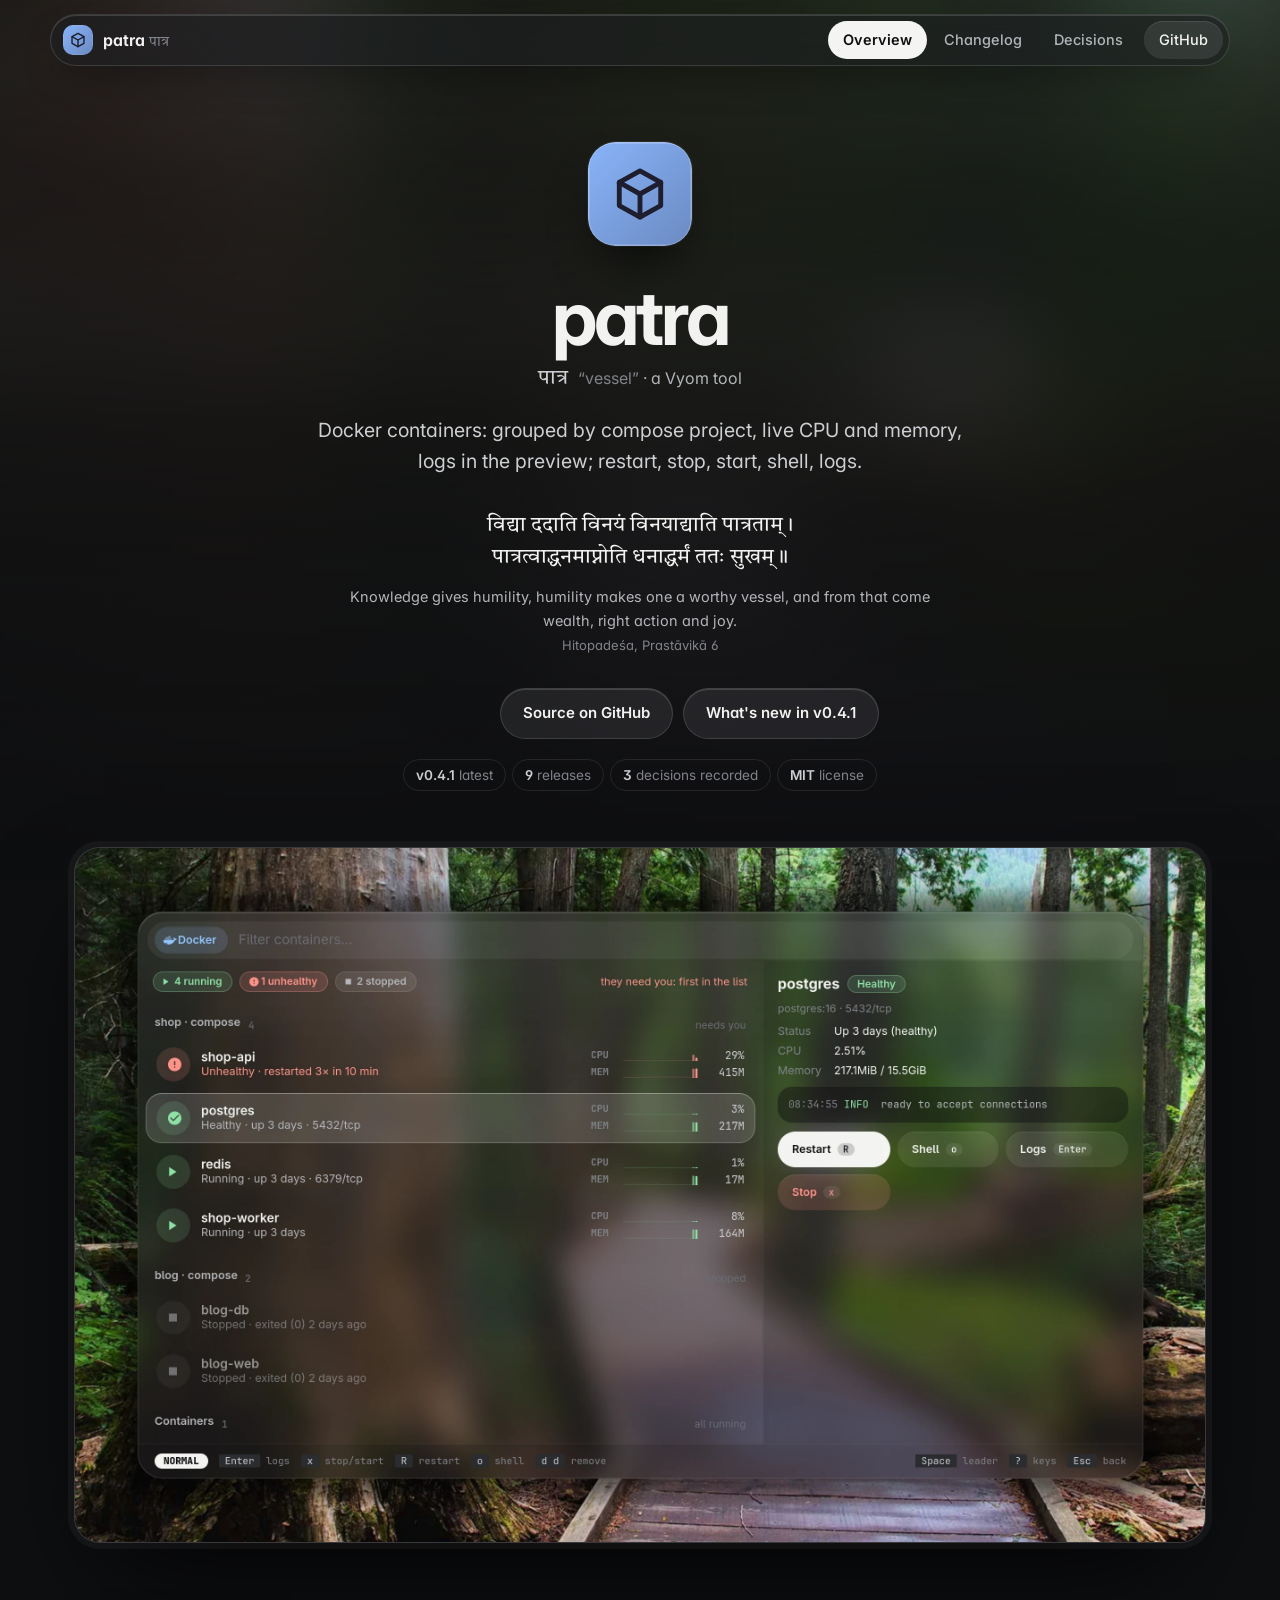
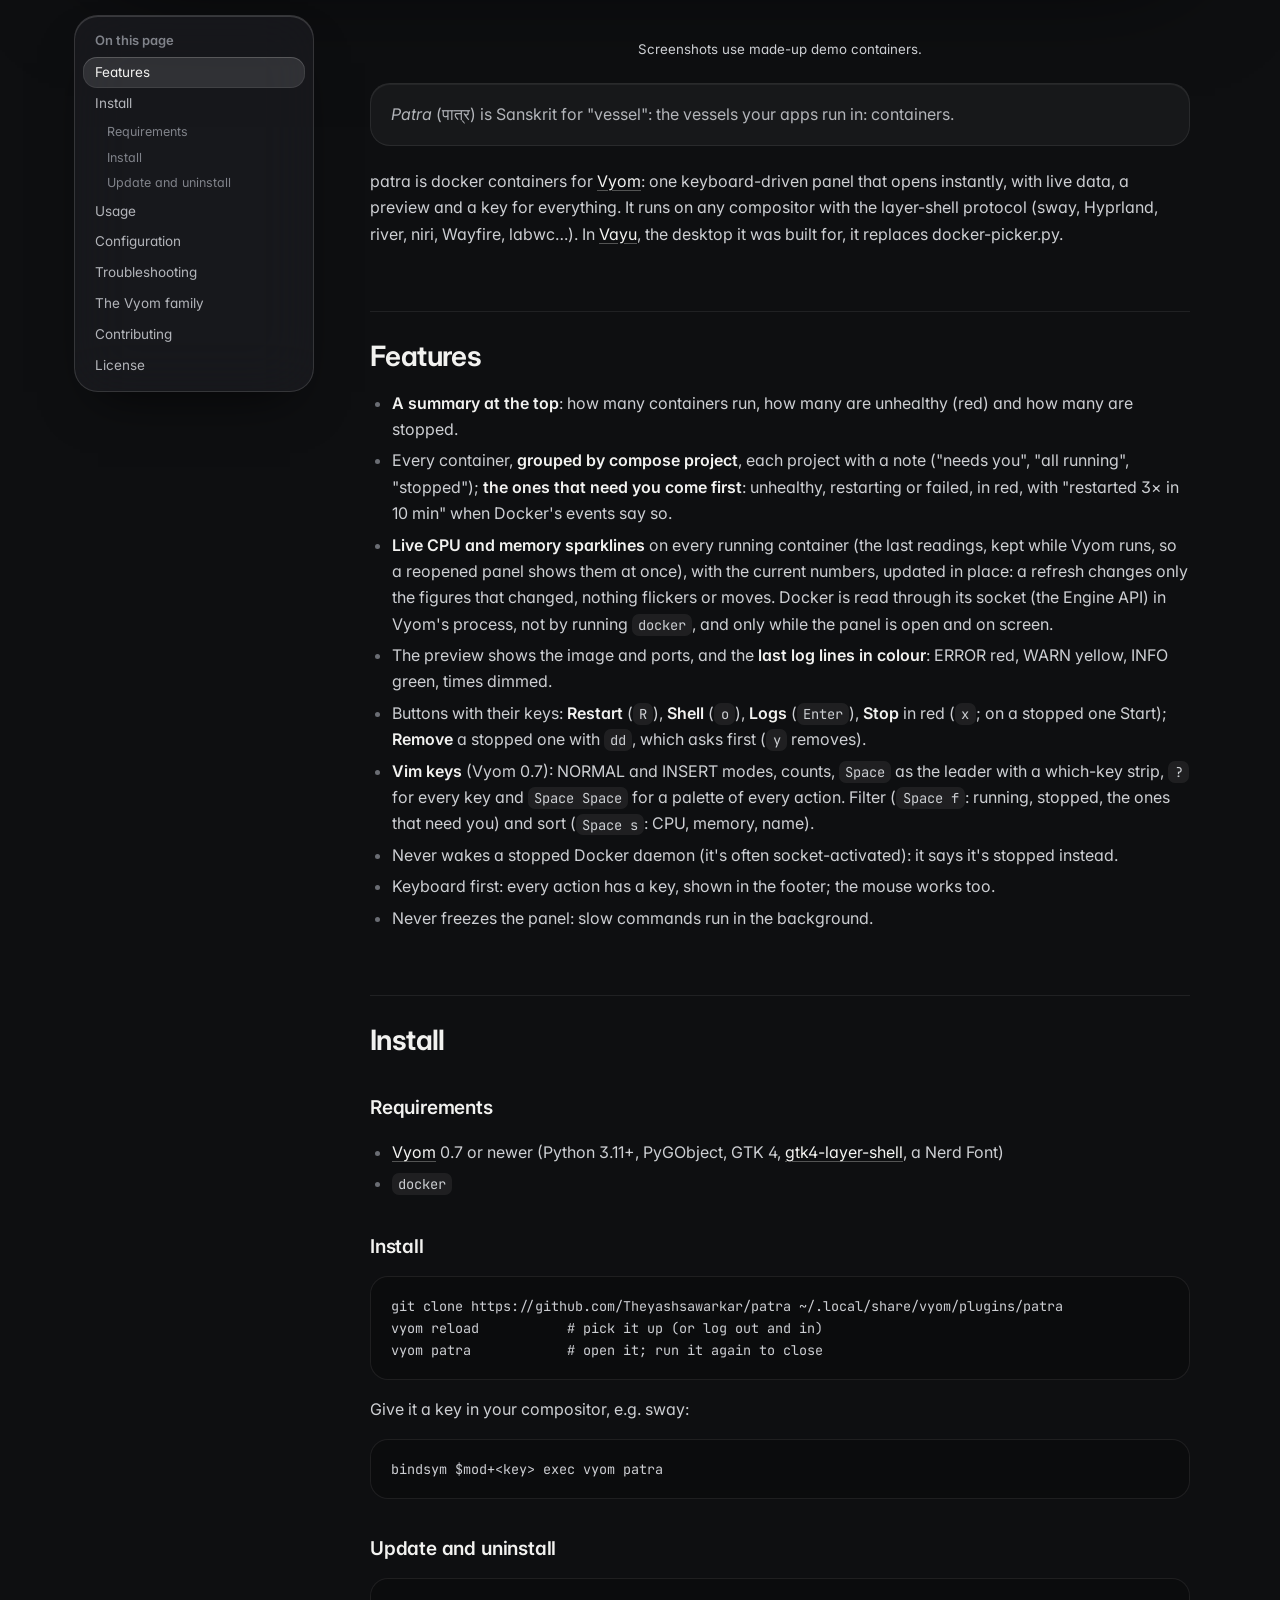
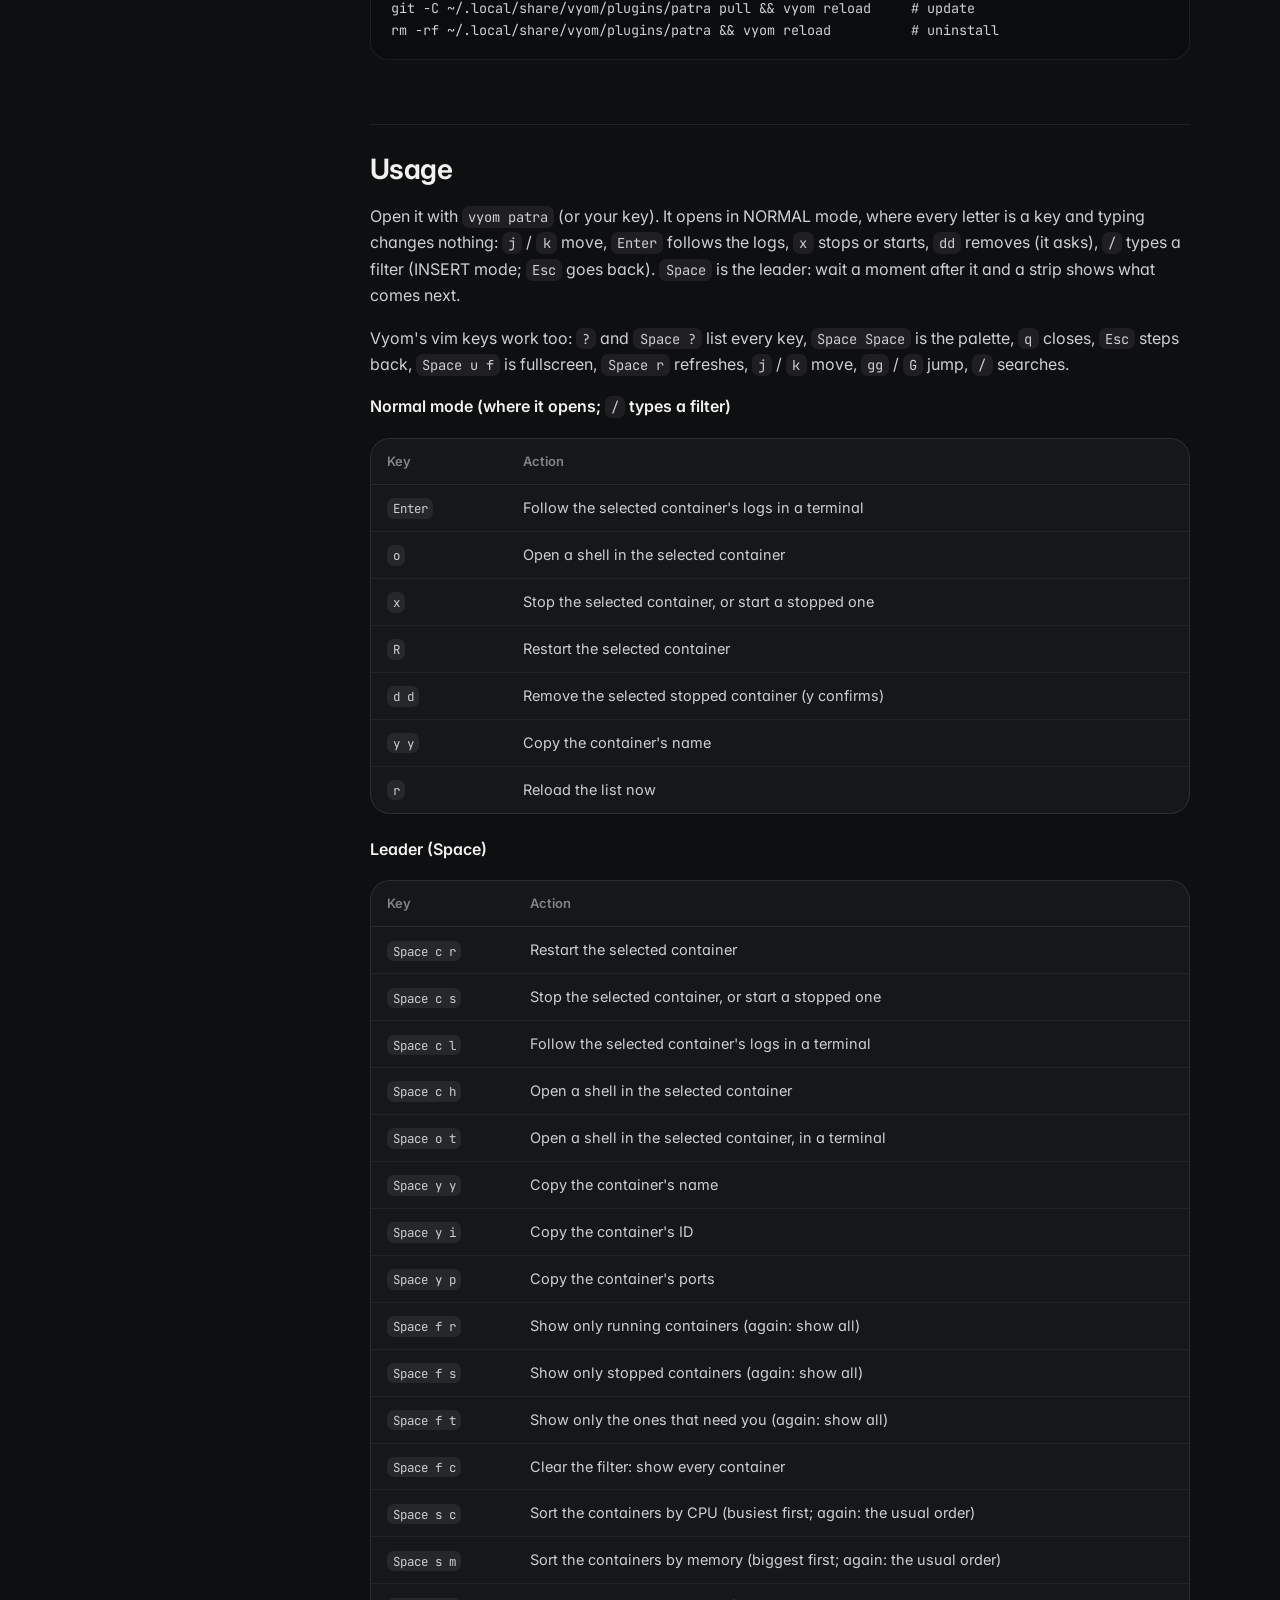
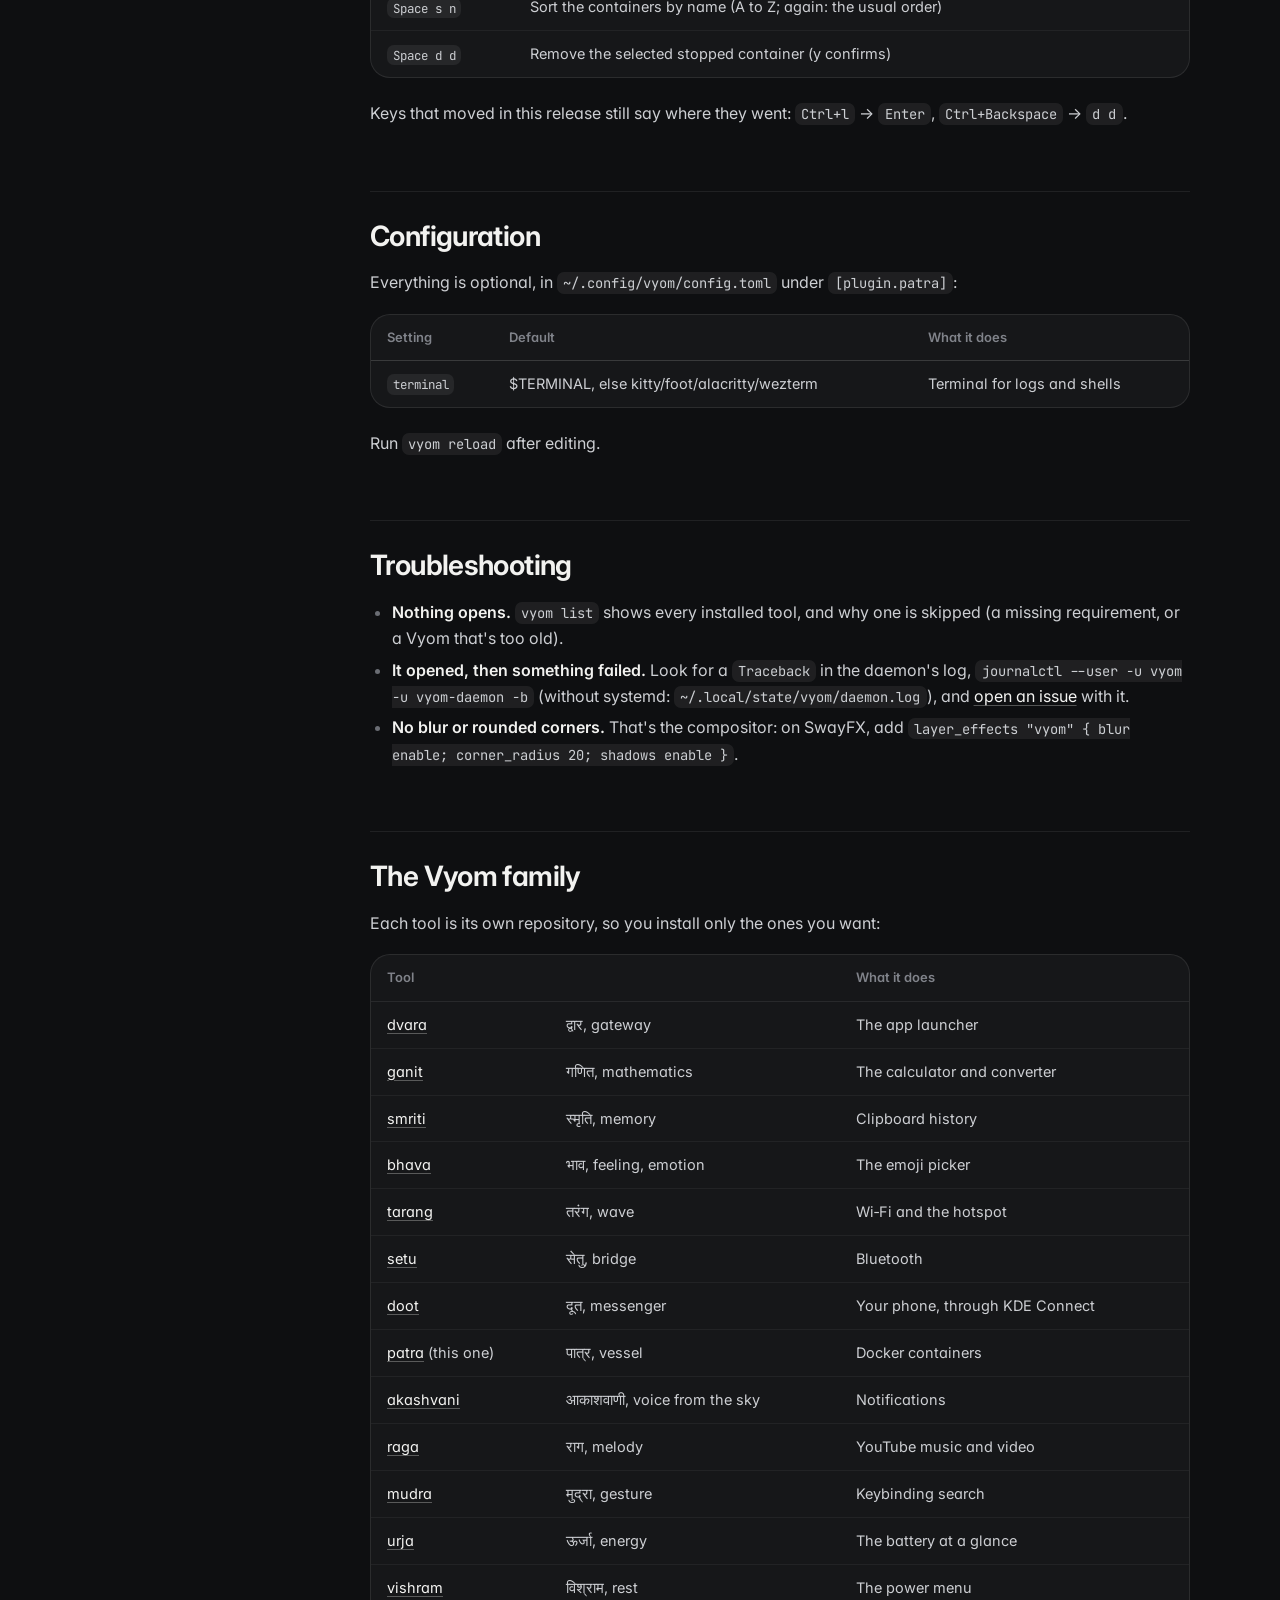
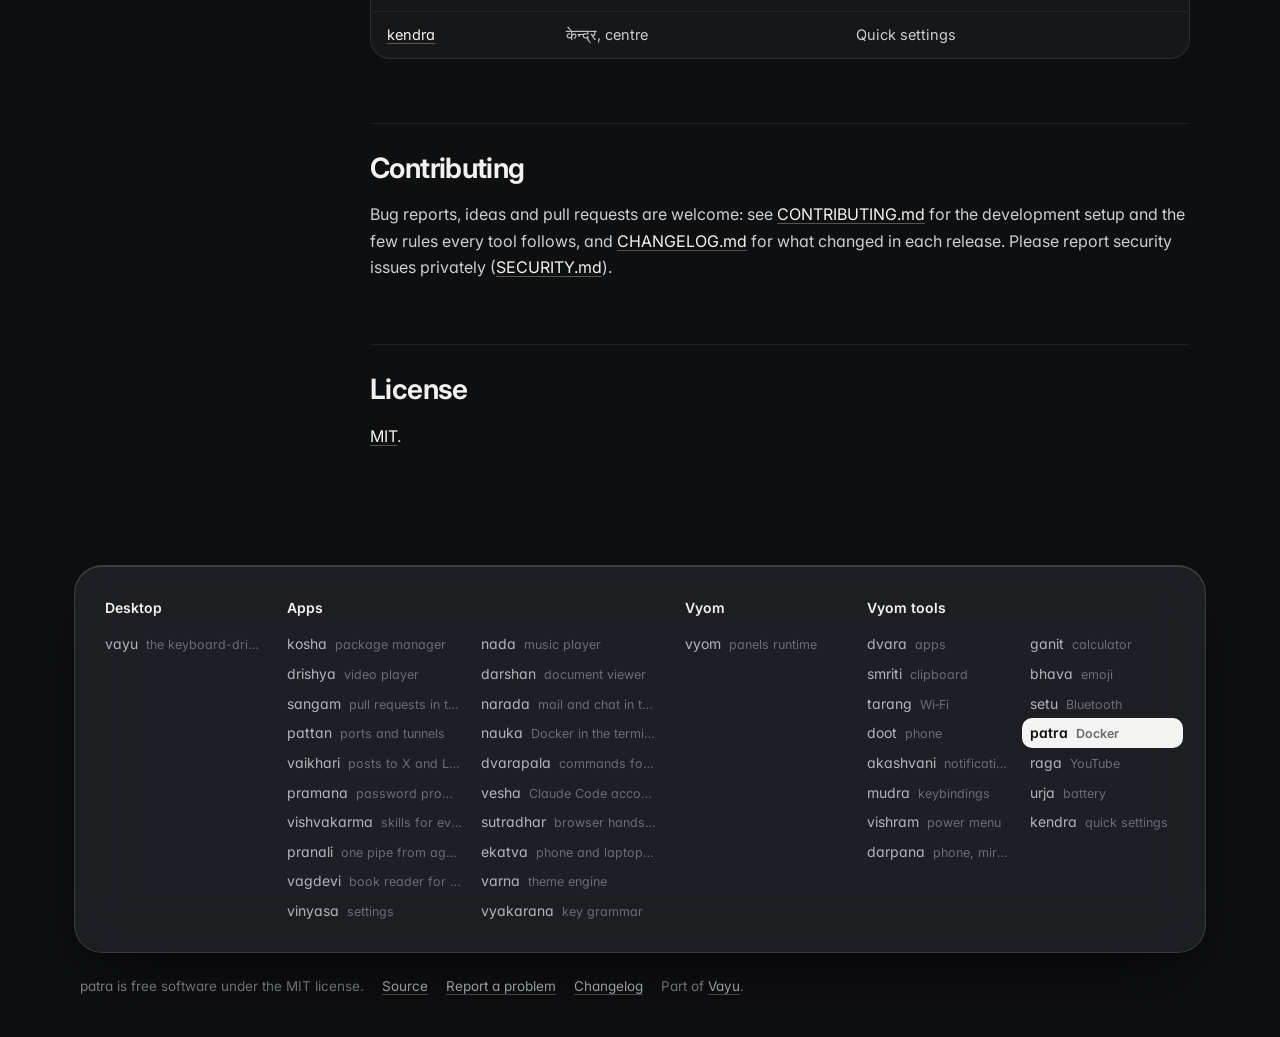
<file: docs/index.html>
<!doctype html>
<html lang="en">
<head>
<meta charset="utf-8">
<meta name="viewport" content="width=device-width, initial-scale=1">
<title>patra · Docker containers: grouped by compose project, live CPU and memory, logs in the preview; restart, stop, start, shell, logs.</title>
<meta name="description" content="Docker containers: grouped by compose project, live CPU and memory, logs in the preview; restart, stop, start, shell, logs.">
<meta property="og:title" content="patra · Docker containers: grouped by compose project, live CPU and memory, logs in the preview; restart, stop, start, shell, logs.">
<meta property="og:description" content="Docker containers: grouped by compose project, live CPU and memory, logs in the preview; restart, stop, start, shell, logs.">
<meta name="theme-color" content="#0e0f11">
<link rel="icon" href="assets/logo.svg" type="image/svg+xml">
<link rel="preconnect" href="https://fonts.googleapis.com">
<link rel="preconnect" href="https://fonts.gstatic.com" crossorigin>
<link href="https://fonts.googleapis.com/css2?family=Inter:wght@400;500;600;700&family=JetBrains+Mono:wght@400;500;600&family=Tiro+Devanagari+Sanskrit&display=swap" rel="stylesheet">
<link rel="stylesheet" href="assets/site.css">
<style>:root{--tool:#93c4ff}.backdrop:before{background-image:url("assets/screenshots/patra.webp")}</style>
</head>
<body class="home">
<div class="backdrop" aria-hidden="true"></div>
<header class="top"><div class="in">
<a class="brand" href="index.html"><img src="assets/logo.svg" alt=""><span>patra <small>पात्र</small></span></a>
<nav><a href="index.html" class="on">Overview</a><a href="changelog.html" class="">Changelog</a><a href="adr/index.html" class=" hide">Decisions</a><a class="gh" href="https://github.com/Theyashsawarkar/patra">GitHub</a></nav></div></header>
<header class="hero">
<img class="logo" src="assets/logo.svg" alt="patra logo" width="104" height="104">
<h1>patra</h1>
<div class="sa"><b lang="sa">पात्र</b> <i>“vessel”</i> · a Vyom tool</div>
<p class="lead">Docker containers: grouped by compose project, live CPU and memory, logs in the preview; restart, stop, start, shell, logs.</p>
<figure class="shloka"><p lang="sa">विद्या ददाति विनयं विनयाद्याति पात्रताम् ।<br>पात्रत्वाद्धनमाप्नोति धनाद्धर्मं ततः सुखम् ॥</p><figcaption>Knowledge gives humility, humility makes one a worthy vessel, and from that come wealth, right action and joy. <cite>Hitopadeśa, Prastāvikā 6</cite></figcaption></figure>
<div class="cta"><a class="btn primary" href="#install">Install</a><a class="btn" href="https://github.com/Theyashsawarkar/patra">Source on GitHub</a><a class="btn" href="changelog.html">What's new in v0.4.1</a></div>
<div class="meta"><span><b>v0.4.1</b> latest</span><span><b>9</b> releases</span><span><b>3</b> decisions recorded</span><span><b>MIT</b> license</span></div>
</header>
<figure class="shot"><img src="assets/screenshots/patra.webp" alt="patra: containers grouped by compose project with live CPU and memory, and the picked one's details with Restart, Stop and Shell" fetchpriority="high"></figure>
<div class="wrap"><aside class="toc"><b>On this page</b><a class="l2" href="#features">Features</a><a class="l2" href="#install">Install</a><a class="l3" href="#requirements">Requirements</a><a class="l3" href="#install">Install</a><a class="l3" href="#update-and-uninstall">Update and uninstall</a><a class="l2" href="#usage">Usage</a><a class="l2" href="#configuration">Configuration</a><a class="l2" href="#troubleshooting">Troubleshooting</a><a class="l2" href="#the-vyom-family">The Vyom family</a><a class="l2" href="#contributing">Contributing</a><a class="l2" href="#license">License</a></aside><article>
<!-- No screenshot: docker shows personal data (your own containers). -->
<p align="center"><sub>Screenshots use made-up demo containers.</sub></p>
<blockquote><p><em>Patra</em> (पात्र) is Sanskrit for "vessel": the vessels your apps run in: containers.</p></blockquote>
<p>patra is docker containers for <a href="https://github.com/Theyashsawarkar/vyom">Vyom</a>: one keyboard-driven panel that opens instantly, with live data, a preview and a key for everything. It runs on any compositor with the layer-shell protocol (sway, Hyprland, river, niri, Wayfire, labwc…). In <a href="https://github.com/Theyashsawarkar/vayu">Vayu</a>, the desktop it was built for, it replaces docker-picker.py.</p>
<h2 id="features"><a class="anchor" href="#features">#</a>Features</h2>
<ul><li><strong>A summary at the top</strong>: how many containers run, how many are unhealthy (red) and how many are stopped.</li><li>Every container, <strong>grouped by compose project</strong>, each project with a note ("needs you", "all running", "stopped"); <strong>the ones that need you come first</strong>: unhealthy, restarting or failed, in red, with "restarted 3× in 10 min" when Docker's events say so.</li><li><strong>Live CPU and memory sparklines</strong> on every running container (the last readings, kept while Vyom runs, so a reopened panel shows them at once), with the current numbers, updated in place: a refresh changes only the figures that changed, nothing flickers or moves. Docker is read through its socket (the Engine API) in Vyom's process, not by running <code>docker</code>, and only while the panel is open and on screen.</li><li>The preview shows the image and ports, and the <strong>last log lines in colour</strong>: ERROR red, WARN yellow, INFO green, times dimmed.</li><li>Buttons with their keys: <strong>Restart</strong> (<code>R</code>), <strong>Shell</strong> (<code>o</code>), <strong>Logs</strong> (<code>Enter</code>), <strong>Stop</strong> in red (<code>x</code>; on a stopped one Start); <strong>Remove</strong> a stopped one with <code>dd</code>, which asks first (<code>y</code> removes).</li><li><strong>Vim keys</strong> (Vyom 0.7): NORMAL and INSERT modes, counts, <code>Space</code> as the leader with a which-key strip, <code>?</code> for every key and <code>Space Space</code> for a palette of every action. Filter (<code>Space f</code>: running, stopped, the ones that need you) and sort (<code>Space s</code>: CPU, memory, name).</li><li>Never wakes a stopped Docker daemon (it's often socket-activated): it says it's stopped instead.</li><li>Keyboard first: every action has a key, shown in the footer; the mouse works too.</li><li>Never freezes the panel: slow commands run in the background.</li></ul>
<h2 id="install"><a class="anchor" href="#install">#</a>Install</h2>
<h3 id="requirements"><a class="anchor" href="#requirements">#</a>Requirements</h3>
<ul><li><a href="https://github.com/Theyashsawarkar/vyom">Vyom</a> 0.7 or newer (Python 3.11+, PyGObject, GTK 4, <a href="https://github.com/wmww/gtk4-layer-shell">gtk4-layer-shell</a>, a Nerd Font)</li><li><code>docker</code></li></ul>
<h3 id="install"><a class="anchor" href="#install">#</a>Install</h3>
<pre class="code" data-lang="sh"><code>git clone https://github.com/Theyashsawarkar/patra ~/.local/share/vyom/plugins/patra
vyom reload           # pick it up (or log out and in)
vyom patra            # open it; run it again to close</code></pre>
<p>Give it a key in your compositor, e.g. sway:</p>
<pre class="code" data-lang="sh"><code>bindsym $mod+&lt;key&gt; exec vyom patra</code></pre>
<h3 id="update-and-uninstall"><a class="anchor" href="#update-and-uninstall">#</a>Update and uninstall</h3>
<pre class="code" data-lang="sh"><code>git -C ~/.local/share/vyom/plugins/patra pull &amp;&amp; vyom reload     # update
rm -rf ~/.local/share/vyom/plugins/patra &amp;&amp; vyom reload          # uninstall</code></pre>
<h2 id="usage"><a class="anchor" href="#usage">#</a>Usage</h2>
<p>Open it with <code>vyom patra</code> (or your key). It opens in NORMAL mode, where every letter is a key and typing changes nothing: <code>j</code> / <code>k</code> move, <code>Enter</code> follows the logs, <code>x</code> stops or starts, <code>dd</code> removes (it asks), <code>/</code> types a filter (INSERT mode; <code>Esc</code> goes back). <code>Space</code> is the leader: wait a moment after it and a strip shows what comes next.</p>
<!-- KEYS (generated by scripts/keybinds.py from patra/vim.py) -->
<p>Vyom's vim keys work too: <code>?</code> and <code>Space ?</code> list every key, <code>Space Space</code> is the palette, <code>q</code> closes, <code>Esc</code> steps back, <code>Space u f</code> is fullscreen, <code>Space r</code> refreshes, <code>j</code> / <code>k</code> move, <code>gg</code> / <code>G</code> jump, <code>/</code> searches.</p>
<p><strong>Normal mode (where it opens; <code>/</code> types a filter)</strong></p>
<div class="table"><table><thead><tr><th>Key</th><th>Action</th></tr></thead><tbody><tr><td><code>Enter</code></td><td>Follow the selected container's logs in a terminal</td></tr><tr><td><code>o</code></td><td>Open a shell in the selected container</td></tr><tr><td><code>x</code></td><td>Stop the selected container, or start a stopped one</td></tr><tr><td><code>R</code></td><td>Restart the selected container</td></tr><tr><td><code>d d</code></td><td>Remove the selected stopped container (y confirms)</td></tr><tr><td><code>y y</code></td><td>Copy the container's name</td></tr><tr><td><code>r</code></td><td>Reload the list now</td></tr></tbody></table></div>
<p><strong>Leader (Space)</strong></p>
<div class="table"><table><thead><tr><th>Key</th><th>Action</th></tr></thead><tbody><tr><td><code>Space c r</code></td><td>Restart the selected container</td></tr><tr><td><code>Space c s</code></td><td>Stop the selected container, or start a stopped one</td></tr><tr><td><code>Space c l</code></td><td>Follow the selected container's logs in a terminal</td></tr><tr><td><code>Space c h</code></td><td>Open a shell in the selected container</td></tr><tr><td><code>Space o t</code></td><td>Open a shell in the selected container, in a terminal</td></tr><tr><td><code>Space y y</code></td><td>Copy the container's name</td></tr><tr><td><code>Space y i</code></td><td>Copy the container's ID</td></tr><tr><td><code>Space y p</code></td><td>Copy the container's ports</td></tr><tr><td><code>Space f r</code></td><td>Show only running containers (again: show all)</td></tr><tr><td><code>Space f s</code></td><td>Show only stopped containers (again: show all)</td></tr><tr><td><code>Space f t</code></td><td>Show only the ones that need you (again: show all)</td></tr><tr><td><code>Space f c</code></td><td>Clear the filter: show every container</td></tr><tr><td><code>Space s c</code></td><td>Sort the containers by CPU (busiest first; again: the usual order)</td></tr><tr><td><code>Space s m</code></td><td>Sort the containers by memory (biggest first; again: the usual order)</td></tr><tr><td><code>Space s n</code></td><td>Sort the containers by name (A to Z; again: the usual order)</td></tr><tr><td><code>Space d d</code></td><td>Remove the selected stopped container (y confirms)</td></tr></tbody></table></div>
<p>Keys that moved in this release still say where they went: <code>Ctrl+l</code> → <code>Enter</code>, <code>Ctrl+Backspace</code> → <code>d d</code>.</p>
<!-- END KEYS -->
<h2 id="configuration"><a class="anchor" href="#configuration">#</a>Configuration</h2>
<p>Everything is optional, in <code>~/.config/vyom/config.toml</code> under <code>[plugin.patra]</code>:</p>
<div class="table"><table><thead><tr><th>Setting</th><th>Default</th><th>What it does</th></tr></thead><tbody><tr><td><code>terminal</code></td><td>$TERMINAL, else kitty/foot/alacritty/wezterm</td><td>Terminal for logs and shells</td></tr></tbody></table></div>
<p>Run <code>vyom reload</code> after editing.</p>
<h2 id="troubleshooting"><a class="anchor" href="#troubleshooting">#</a>Troubleshooting</h2>
<ul><li><strong>Nothing opens.</strong> <code>vyom list</code> shows every installed tool, and why one is skipped (a missing requirement, or a Vyom that's too old).</li><li><strong>It opened, then something failed.</strong> Look for a <code>Traceback</code> in the daemon's log, <code>journalctl --user -u vyom -u vyom-daemon -b</code> (without systemd: <code>~/.local/state/vyom/daemon.log</code>), and <a href="https://github.com/Theyashsawarkar/patra/issues/new/choose">open an issue</a> with it.</li><li><strong>No blur or rounded corners.</strong> That's the compositor: on SwayFX, add <code>layer_effects &quot;vyom&quot; { blur enable; corner_radius 20; shadows enable }</code>.</li></ul>
<h2 id="the-vyom-family"><a class="anchor" href="#the-vyom-family">#</a>The Vyom family</h2>
<p>Each tool is its own repository, so you install only the ones you want:</p>
<div class="table"><table><thead><tr><th>Tool</th><th></th><th>What it does</th></tr></thead><tbody><tr><td><a href="https://github.com/Theyashsawarkar/dvara">dvara</a></td><td>द्वार, gateway</td><td>The app launcher</td></tr><tr><td><a href="https://github.com/Theyashsawarkar/ganit">ganit</a></td><td>गणित, mathematics</td><td>The calculator and converter</td></tr><tr><td><a href="https://github.com/Theyashsawarkar/smriti">smriti</a></td><td>स्मृति, memory</td><td>Clipboard history</td></tr><tr><td><a href="https://github.com/Theyashsawarkar/bhava">bhava</a></td><td>भाव, feeling, emotion</td><td>The emoji picker</td></tr><tr><td><a href="https://github.com/Theyashsawarkar/tarang">tarang</a></td><td>तरंग, wave</td><td>Wi‑Fi and the hotspot</td></tr><tr><td><a href="https://github.com/Theyashsawarkar/setu">setu</a></td><td>सेतु, bridge</td><td>Bluetooth</td></tr><tr><td><a href="https://github.com/Theyashsawarkar/doot">doot</a></td><td>दूत, messenger</td><td>Your phone, through KDE Connect</td></tr><tr><td><a href="https://github.com/Theyashsawarkar/patra">patra</a> (this one)</td><td>पात्र, vessel</td><td>Docker containers</td></tr><tr><td><a href="https://github.com/Theyashsawarkar/akashvani">akashvani</a></td><td>आकाशवाणी, voice from the sky</td><td>Notifications</td></tr><tr><td><a href="https://github.com/Theyashsawarkar/raga">raga</a></td><td>राग, melody</td><td>YouTube music and video</td></tr><tr><td><a href="https://github.com/Theyashsawarkar/mudra">mudra</a></td><td>मुद्रा, gesture</td><td>Keybinding search</td></tr><tr><td><a href="https://github.com/Theyashsawarkar/urja">urja</a></td><td>ऊर्जा, energy</td><td>The battery at a glance</td></tr><tr><td><a href="https://github.com/Theyashsawarkar/vishram">vishram</a></td><td>विश्राम, rest</td><td>The power menu</td></tr><tr><td><a href="https://github.com/Theyashsawarkar/kendra">kendra</a></td><td>केन्द्र, centre</td><td>Quick settings</td></tr></tbody></table></div>
<h2 id="contributing"><a class="anchor" href="#contributing">#</a>Contributing</h2>
<p>Bug reports, ideas and pull requests are welcome: see <a href="https://github.com/Theyashsawarkar/patra/blob/main/CONTRIBUTING.md">CONTRIBUTING.md</a> for the development setup and the few rules every tool follows, and <a href="changelog.html">CHANGELOG.md</a> for what changed in each release. Please report security issues privately (<a href="https://github.com/Theyashsawarkar/patra/blob/main/SECURITY.md">SECURITY.md</a>).</p>
<h2 id="license"><a class="anchor" href="#license">#</a>License</h2>
<p><a href="https://github.com/Theyashsawarkar/patra/blob/main/LICENSE">MIT</a>.</p>
</article></div>
<footer><div class="in glass"><div class=""><h4>Desktop</h4><div class="list"><a href="https://vayu.theyashsawarkar.dev/" class="">vayu <span>the keyboard-driven Wayland desktop</span></a></div></div><div class="g2"><h4>Apps</h4><div class="list"><a href="https://kosha.theyashsawarkar.dev/" class="">kosha <span>package manager</span></a><a href="https://nada.theyashsawarkar.dev/" class="">nada <span>music player</span></a><a href="https://drishya.theyashsawarkar.dev/" class="">drishya <span>video player</span></a><a href="https://darshan.theyashsawarkar.dev/" class="">darshan <span>document viewer</span></a><a href="https://sangam.theyashsawarkar.dev/" class="">sangam <span>pull requests in the terminal</span></a><a href="https://narada.theyashsawarkar.dev/" class="">narada <span>mail and chat in the terminal</span></a><a href="https://pattan.theyashsawarkar.dev/" class="">pattan <span>ports and tunnels</span></a><a href="https://nauka.theyashsawarkar.dev/" class="">nauka <span>Docker in the terminal</span></a><a href="https://vaikhari.theyashsawarkar.dev/" class="">vaikhari <span>posts to X and LinkedIn</span></a><a href="https://dvarapala.theyashsawarkar.dev/" class="">dvarapala <span>commands for AI agents, approved</span></a><a href="https://pramana.theyashsawarkar.dev/" class="">pramana <span>password prompts</span></a><a href="https://vesha.theyashsawarkar.dev/" class="">vesha <span>Claude Code accounts</span></a><a href="https://vishvakarma.theyashsawarkar.dev/" class="">vishvakarma <span>skills for every AI agent</span></a><a href="https://sutradhar.theyashsawarkar.dev/" class="">sutradhar <span>browser hands for AI agents</span></a><a href="https://pranali.theyashsawarkar.dev/" class="">pranali <span>one pipe from agents to tools</span></a><a href="https://ekatva.theyashsawarkar.dev/" class="">ekatva <span>phone and laptop, linked</span></a><a href="https://vagdevi.theyashsawarkar.dev/" class="">vagdevi <span>book reader for Android</span></a><a href="https://varna.theyashsawarkar.dev/" class="">varna <span>theme engine</span></a><a href="https://vinyasa.theyashsawarkar.dev/" class="">vinyasa <span>settings</span></a><a href="https://vyakarana.theyashsawarkar.dev/" class="">vyakarana <span>key grammar</span></a></div></div><div class=""><h4>Vyom</h4><div class="list"><a href="https://vyom.theyashsawarkar.dev/" class="">vyom <span>panels runtime</span></a></div></div><div class="g2"><h4>Vyom tools</h4><div class="list"><a href="https://dvara.theyashsawarkar.dev/" class="">dvara <span>apps</span></a><a href="https://ganit.theyashsawarkar.dev/" class="">ganit <span>calculator</span></a><a href="https://smriti.theyashsawarkar.dev/" class="">smriti <span>clipboard</span></a><a href="https://bhava.theyashsawarkar.dev/" class="">bhava <span>emoji</span></a><a href="https://tarang.theyashsawarkar.dev/" class="">tarang <span>Wi‑Fi</span></a><a href="https://setu.theyashsawarkar.dev/" class="">setu <span>Bluetooth</span></a><a href="https://doot.theyashsawarkar.dev/" class="">doot <span>phone</span></a><a href="https://patra.theyashsawarkar.dev/" class="me" aria-current="page">patra <span>Docker</span></a><a href="https://akashvani.theyashsawarkar.dev/" class="">akashvani <span>notifications</span></a><a href="https://raga.theyashsawarkar.dev/" class="">raga <span>YouTube</span></a><a href="https://mudra.theyashsawarkar.dev/" class="">mudra <span>keybindings</span></a><a href="https://urja.theyashsawarkar.dev/" class="">urja <span>battery</span></a><a href="https://vishram.theyashsawarkar.dev/" class="">vishram <span>power menu</span></a><a href="https://kendra.theyashsawarkar.dev/" class="">kendra <span>quick settings</span></a><a href="https://darpana.theyashsawarkar.dev/" class="">darpana <span>phone, mirrored</span></a></div></div></div>
<div class="bottom"><span>patra is free software under the MIT license.</span><a href="https://github.com/Theyashsawarkar/patra">Source</a><a href="https://github.com/Theyashsawarkar/patra/issues">Report a problem</a><a href="changelog.html">Changelog</a><span>Part of <a href="https://vayu.theyashsawarkar.dev/">Vayu</a>.</span></div></footer>
<script>
document.querySelectorAll('pre.code').forEach(p=>{const b=document.createElement('button');b.className='copy';b.type='button';b.textContent='Copy';
b.onclick=()=>{navigator.clipboard.writeText(p.querySelector('code').innerText).then(()=>{b.textContent='Copied';b.classList.add('done');setTimeout(()=>{b.textContent='Copy';b.classList.remove('done')},1400)})};p.appendChild(b)});
const links=[...document.querySelectorAll('.toc a')];if(links.length){const hs=links.map(a=>document.getElementById(a.hash.slice(1))).filter(Boolean);
const on=()=>{let cur=hs[0];for(const h of hs){if(h.getBoundingClientRect().top<120)cur=h}links.forEach(a=>a.classList.toggle('on',cur&&a.hash==='#'+cur.id))};
addEventListener('scroll',on,{passive:true});on()}
</script>
</body>
</html>
</file>
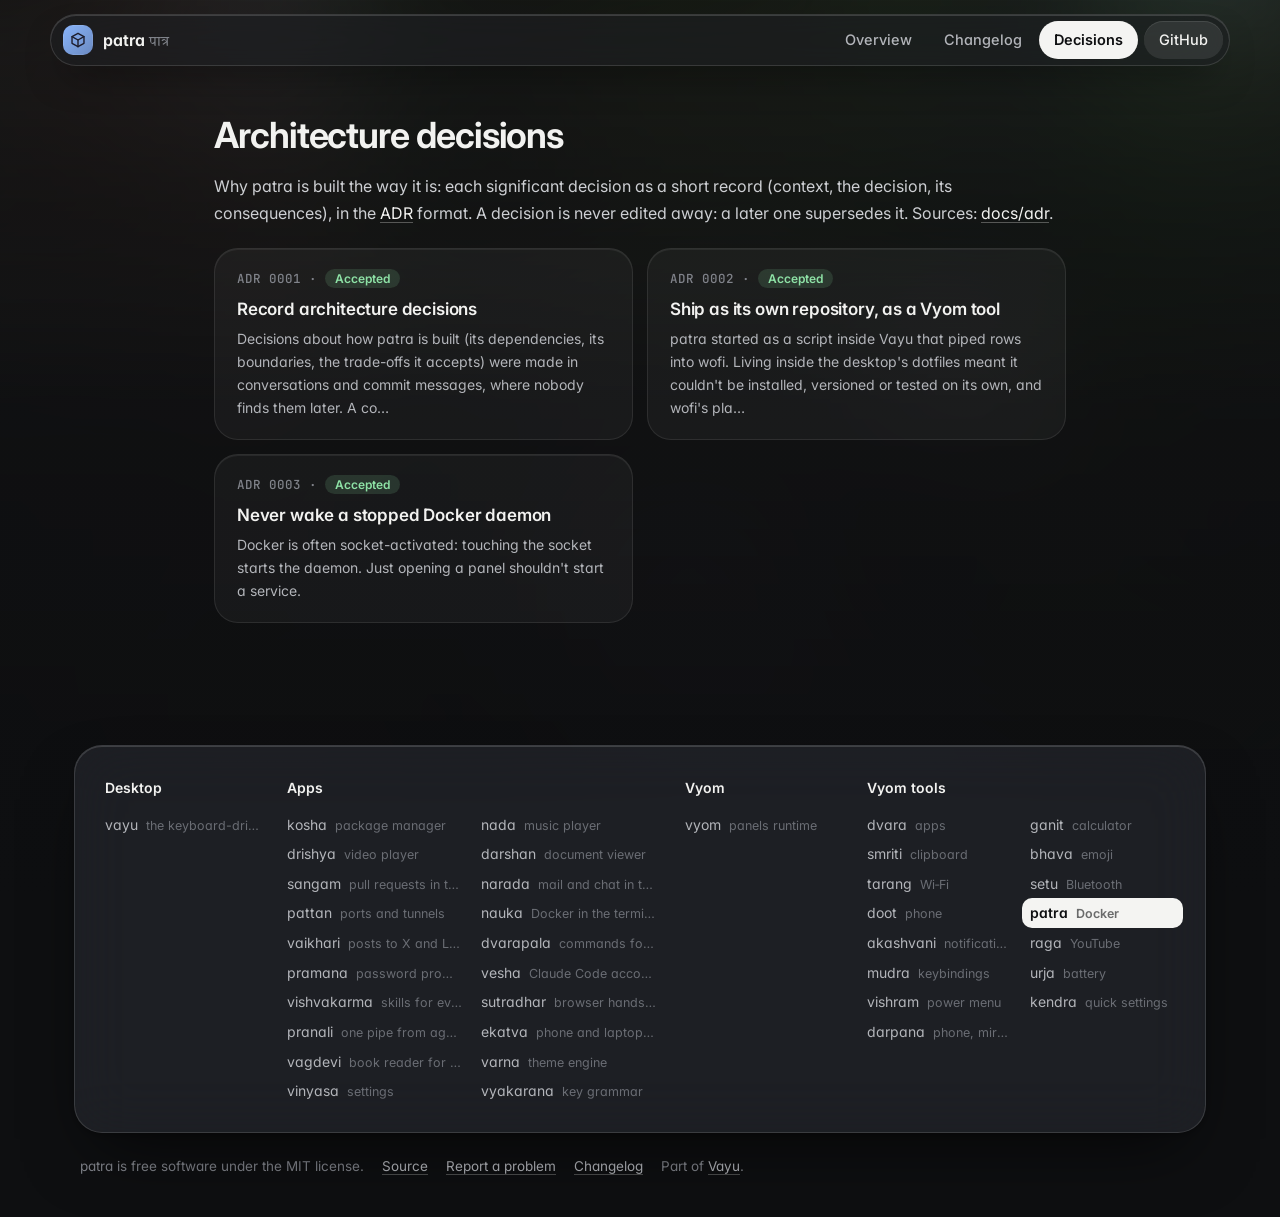
<file: docs/adr/index.html>
<!doctype html>
<html lang="en">
<head>
<meta charset="utf-8">
<meta name="viewport" content="width=device-width, initial-scale=1">
<title>Decisions · patra</title>
<meta name="description" content="Docker containers: grouped by compose project, live CPU and memory, logs in the preview; restart, stop, start, shell, logs.">
<meta property="og:title" content="Decisions · patra">
<meta property="og:description" content="Docker containers: grouped by compose project, live CPU and memory, logs in the preview; restart, stop, start, shell, logs.">
<meta name="theme-color" content="#0e0f11">
<link rel="icon" href="../assets/logo.svg" type="image/svg+xml">
<link rel="preconnect" href="https://fonts.googleapis.com">
<link rel="preconnect" href="https://fonts.gstatic.com" crossorigin>
<link href="https://fonts.googleapis.com/css2?family=Inter:wght@400;500;600;700&family=JetBrains+Mono:wght@400;500;600&family=Tiro+Devanagari+Sanskrit&display=swap" rel="stylesheet">
<link rel="stylesheet" href="../assets/site.css">
<style>:root{--tool:#93c4ff}.backdrop:before{background-image:url("../assets/screenshots/patra.webp")}</style>
</head>
<body class="sub">
<div class="backdrop" aria-hidden="true"></div>
<header class="top"><div class="in">
<a class="brand" href="../index.html"><img src="../assets/logo.svg" alt=""><span>patra <small>पात्र</small></span></a>
<nav><a href="../index.html" class="">Overview</a><a href="../changelog.html" class="">Changelog</a><a href="../adr/index.html" class="on hide">Decisions</a><a class="gh" href="https://github.com/Theyashsawarkar/patra">GitHub</a></nav></div></header>

<div class="wrap solo"><article>
<h2>Architecture decisions</h2><p>Why patra is built the way it is: each significant decision as a short record (context, the decision, its consequences), in the <a href="https://cognitect.com/blog/2011/11/15/documenting-architecture-decisions">ADR</a> format. A decision is never edited away: a later one supersedes it. Sources: <a href="https://github.com/Theyashsawarkar/patra/tree/main/docs/adr">docs/adr</a>.</p><div class="cards"><a class="card" href="0001-record-architecture-decisions.html"><div class="n">ADR 0001 · <span class="status accepted">Accepted</span></div><h3>Record architecture decisions</h3><p>Decisions about how patra is built (its dependencies, its boundaries, the trade-offs it accepts) were made in conversations and commit messages, where nobody finds them later. A co…</p></a><a class="card" href="0002-own-repository-as-a-vyom-tool.html"><div class="n">ADR 0002 · <span class="status accepted">Accepted</span></div><h3>Ship as its own repository, as a Vyom tool</h3><p>patra started as a script inside Vayu that piped rows into wofi. Living inside the desktop&#x27;s dotfiles meant it couldn&#x27;t be installed, versioned or tested on its own, and wofi&#x27;s pla…</p></a><a class="card" href="0003-never-start-docker.html"><div class="n">ADR 0003 · <span class="status accepted">Accepted</span></div><h3>Never wake a stopped Docker daemon</h3><p>Docker is often socket-activated: touching the socket starts the daemon. Just opening a panel shouldn&#x27;t start a service.</p></a></div>
</article></div>
<footer><div class="in glass"><div class=""><h4>Desktop</h4><div class="list"><a href="https://vayu.theyashsawarkar.dev/" class="">vayu <span>the keyboard-driven Wayland desktop</span></a></div></div><div class="g2"><h4>Apps</h4><div class="list"><a href="https://kosha.theyashsawarkar.dev/" class="">kosha <span>package manager</span></a><a href="https://nada.theyashsawarkar.dev/" class="">nada <span>music player</span></a><a href="https://drishya.theyashsawarkar.dev/" class="">drishya <span>video player</span></a><a href="https://darshan.theyashsawarkar.dev/" class="">darshan <span>document viewer</span></a><a href="https://sangam.theyashsawarkar.dev/" class="">sangam <span>pull requests in the terminal</span></a><a href="https://narada.theyashsawarkar.dev/" class="">narada <span>mail and chat in the terminal</span></a><a href="https://pattan.theyashsawarkar.dev/" class="">pattan <span>ports and tunnels</span></a><a href="https://nauka.theyashsawarkar.dev/" class="">nauka <span>Docker in the terminal</span></a><a href="https://vaikhari.theyashsawarkar.dev/" class="">vaikhari <span>posts to X and LinkedIn</span></a><a href="https://dvarapala.theyashsawarkar.dev/" class="">dvarapala <span>commands for AI agents, approved</span></a><a href="https://pramana.theyashsawarkar.dev/" class="">pramana <span>password prompts</span></a><a href="https://vesha.theyashsawarkar.dev/" class="">vesha <span>Claude Code accounts</span></a><a href="https://vishvakarma.theyashsawarkar.dev/" class="">vishvakarma <span>skills for every AI agent</span></a><a href="https://sutradhar.theyashsawarkar.dev/" class="">sutradhar <span>browser hands for AI agents</span></a><a href="https://pranali.theyashsawarkar.dev/" class="">pranali <span>one pipe from agents to tools</span></a><a href="https://ekatva.theyashsawarkar.dev/" class="">ekatva <span>phone and laptop, linked</span></a><a href="https://vagdevi.theyashsawarkar.dev/" class="">vagdevi <span>book reader for Android</span></a><a href="https://varna.theyashsawarkar.dev/" class="">varna <span>theme engine</span></a><a href="https://vinyasa.theyashsawarkar.dev/" class="">vinyasa <span>settings</span></a><a href="https://vyakarana.theyashsawarkar.dev/" class="">vyakarana <span>key grammar</span></a></div></div><div class=""><h4>Vyom</h4><div class="list"><a href="https://vyom.theyashsawarkar.dev/" class="">vyom <span>panels runtime</span></a></div></div><div class="g2"><h4>Vyom tools</h4><div class="list"><a href="https://dvara.theyashsawarkar.dev/" class="">dvara <span>apps</span></a><a href="https://ganit.theyashsawarkar.dev/" class="">ganit <span>calculator</span></a><a href="https://smriti.theyashsawarkar.dev/" class="">smriti <span>clipboard</span></a><a href="https://bhava.theyashsawarkar.dev/" class="">bhava <span>emoji</span></a><a href="https://tarang.theyashsawarkar.dev/" class="">tarang <span>Wi‑Fi</span></a><a href="https://setu.theyashsawarkar.dev/" class="">setu <span>Bluetooth</span></a><a href="https://doot.theyashsawarkar.dev/" class="">doot <span>phone</span></a><a href="https://patra.theyashsawarkar.dev/" class="me" aria-current="page">patra <span>Docker</span></a><a href="https://akashvani.theyashsawarkar.dev/" class="">akashvani <span>notifications</span></a><a href="https://raga.theyashsawarkar.dev/" class="">raga <span>YouTube</span></a><a href="https://mudra.theyashsawarkar.dev/" class="">mudra <span>keybindings</span></a><a href="https://urja.theyashsawarkar.dev/" class="">urja <span>battery</span></a><a href="https://vishram.theyashsawarkar.dev/" class="">vishram <span>power menu</span></a><a href="https://kendra.theyashsawarkar.dev/" class="">kendra <span>quick settings</span></a><a href="https://darpana.theyashsawarkar.dev/" class="">darpana <span>phone, mirrored</span></a></div></div></div>
<div class="bottom"><span>patra is free software under the MIT license.</span><a href="https://github.com/Theyashsawarkar/patra">Source</a><a href="https://github.com/Theyashsawarkar/patra/issues">Report a problem</a><a href="../changelog.html">Changelog</a><span>Part of <a href="https://vayu.theyashsawarkar.dev/">Vayu</a>.</span></div></footer>
<script>
document.querySelectorAll('pre.code').forEach(p=>{const b=document.createElement('button');b.className='copy';b.type='button';b.textContent='Copy';
b.onclick=()=>{navigator.clipboard.writeText(p.querySelector('code').innerText).then(()=>{b.textContent='Copied';b.classList.add('done');setTimeout(()=>{b.textContent='Copy';b.classList.remove('done')},1400)})};p.appendChild(b)});
const links=[...document.querySelectorAll('.toc a')];if(links.length){const hs=links.map(a=>document.getElementById(a.hash.slice(1))).filter(Boolean);
const on=()=>{let cur=hs[0];for(const h of hs){if(h.getBoundingClientRect().top<120)cur=h}links.forEach(a=>a.classList.toggle('on',cur&&a.hash==='#'+cur.id))};
addEventListener('scroll',on,{passive:true});on()}
</script>
</body>
</html>
</file>
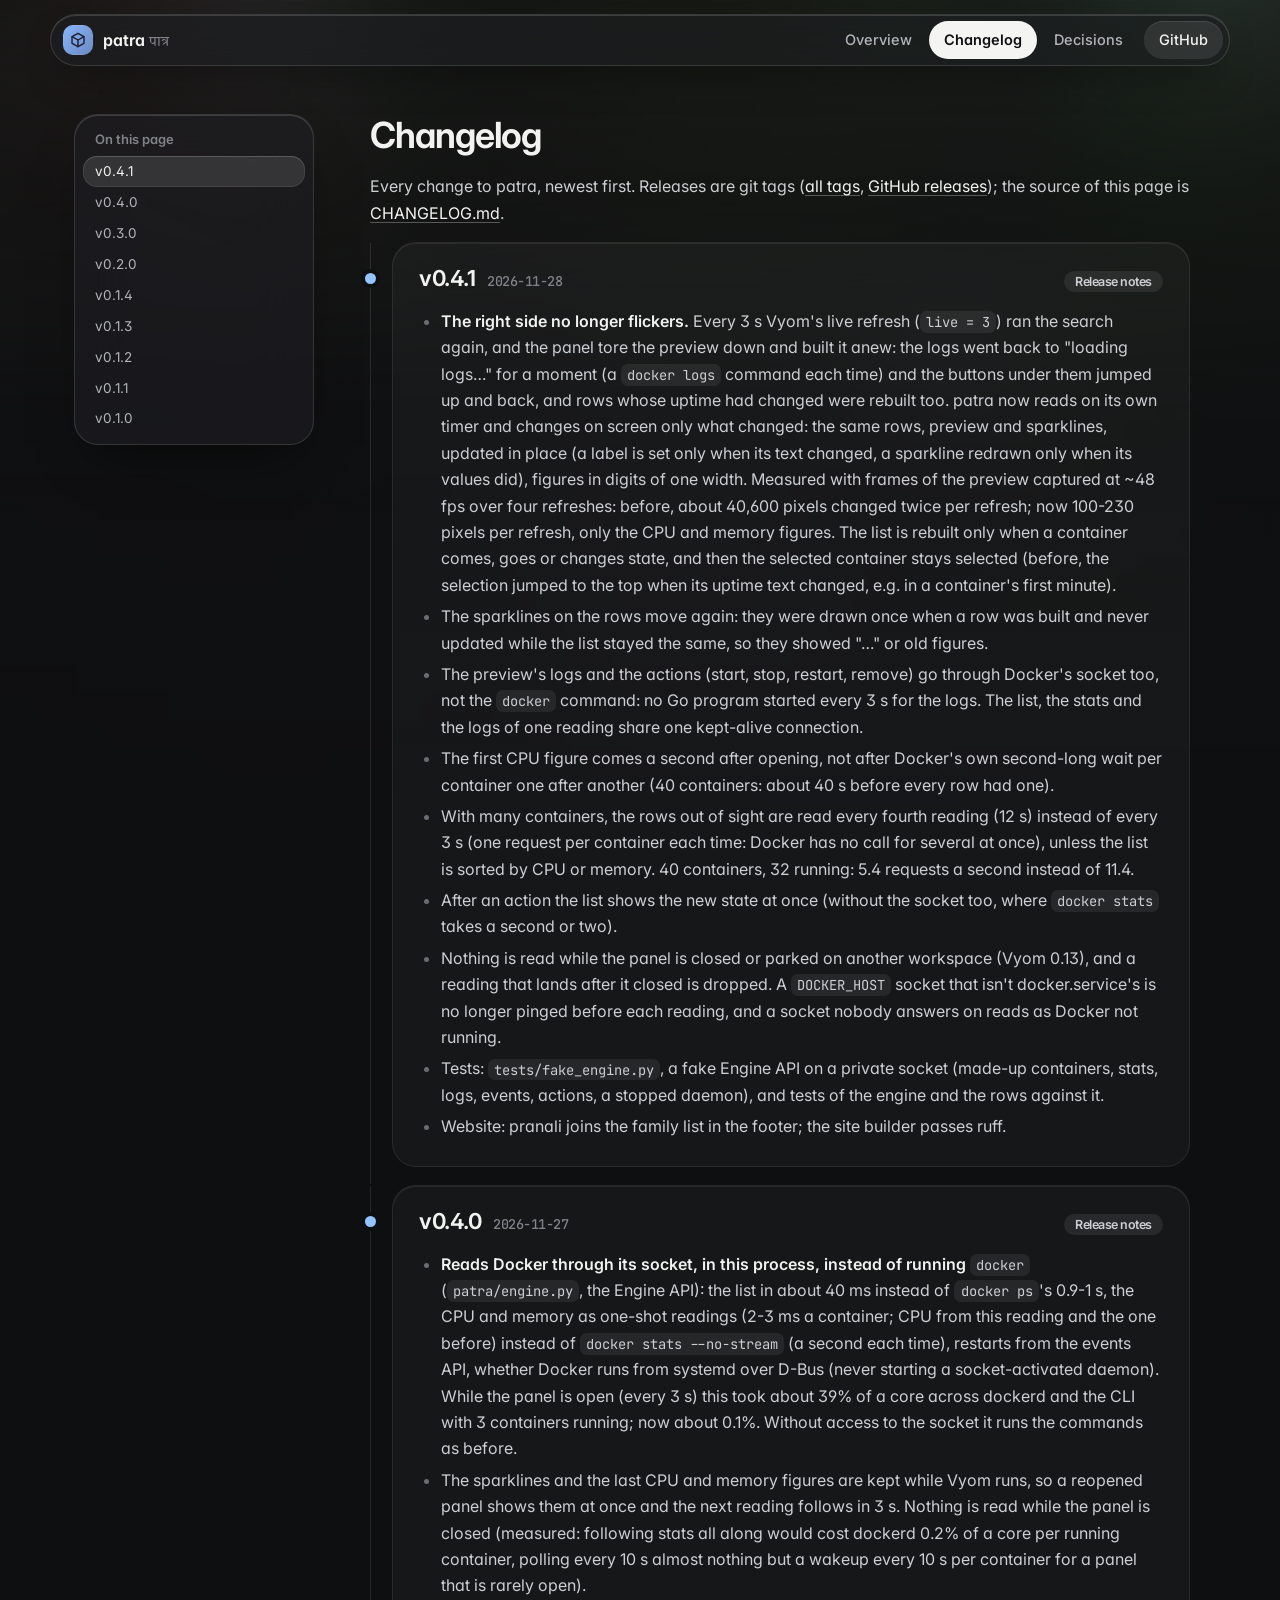
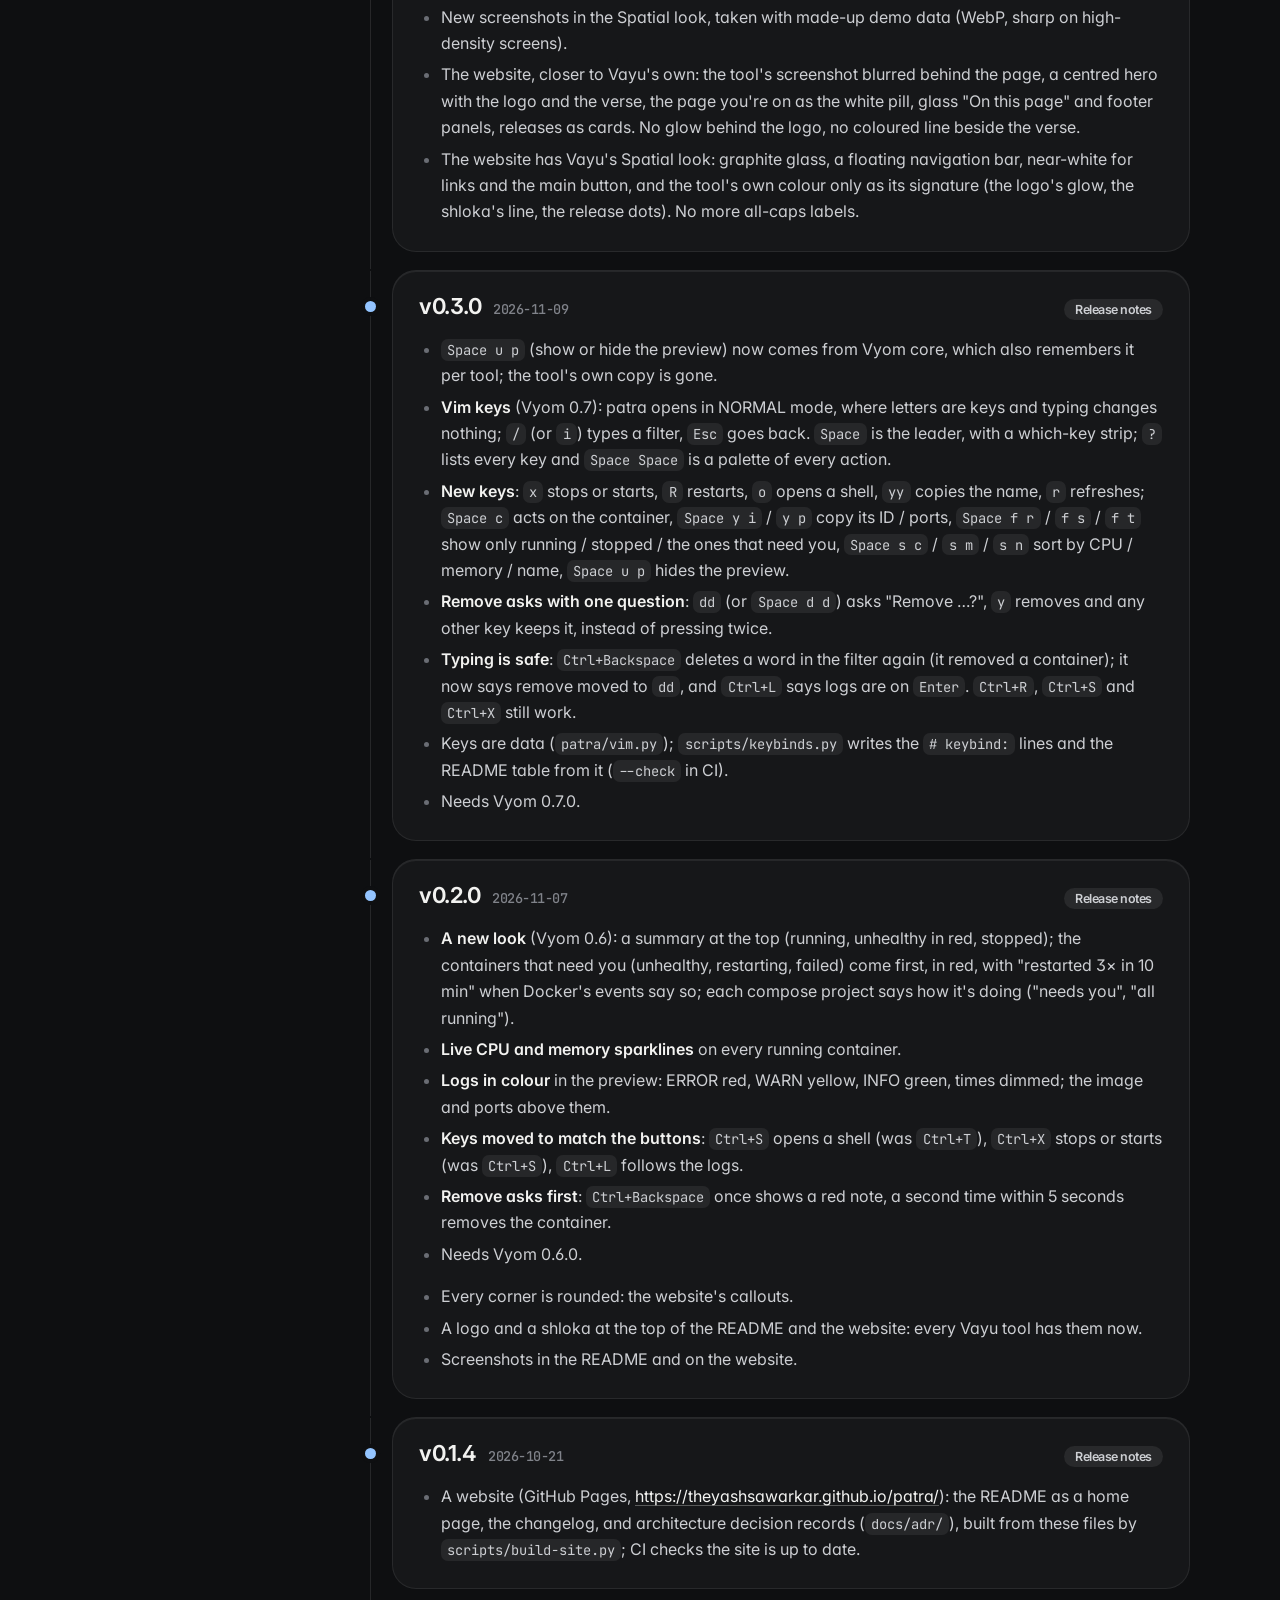
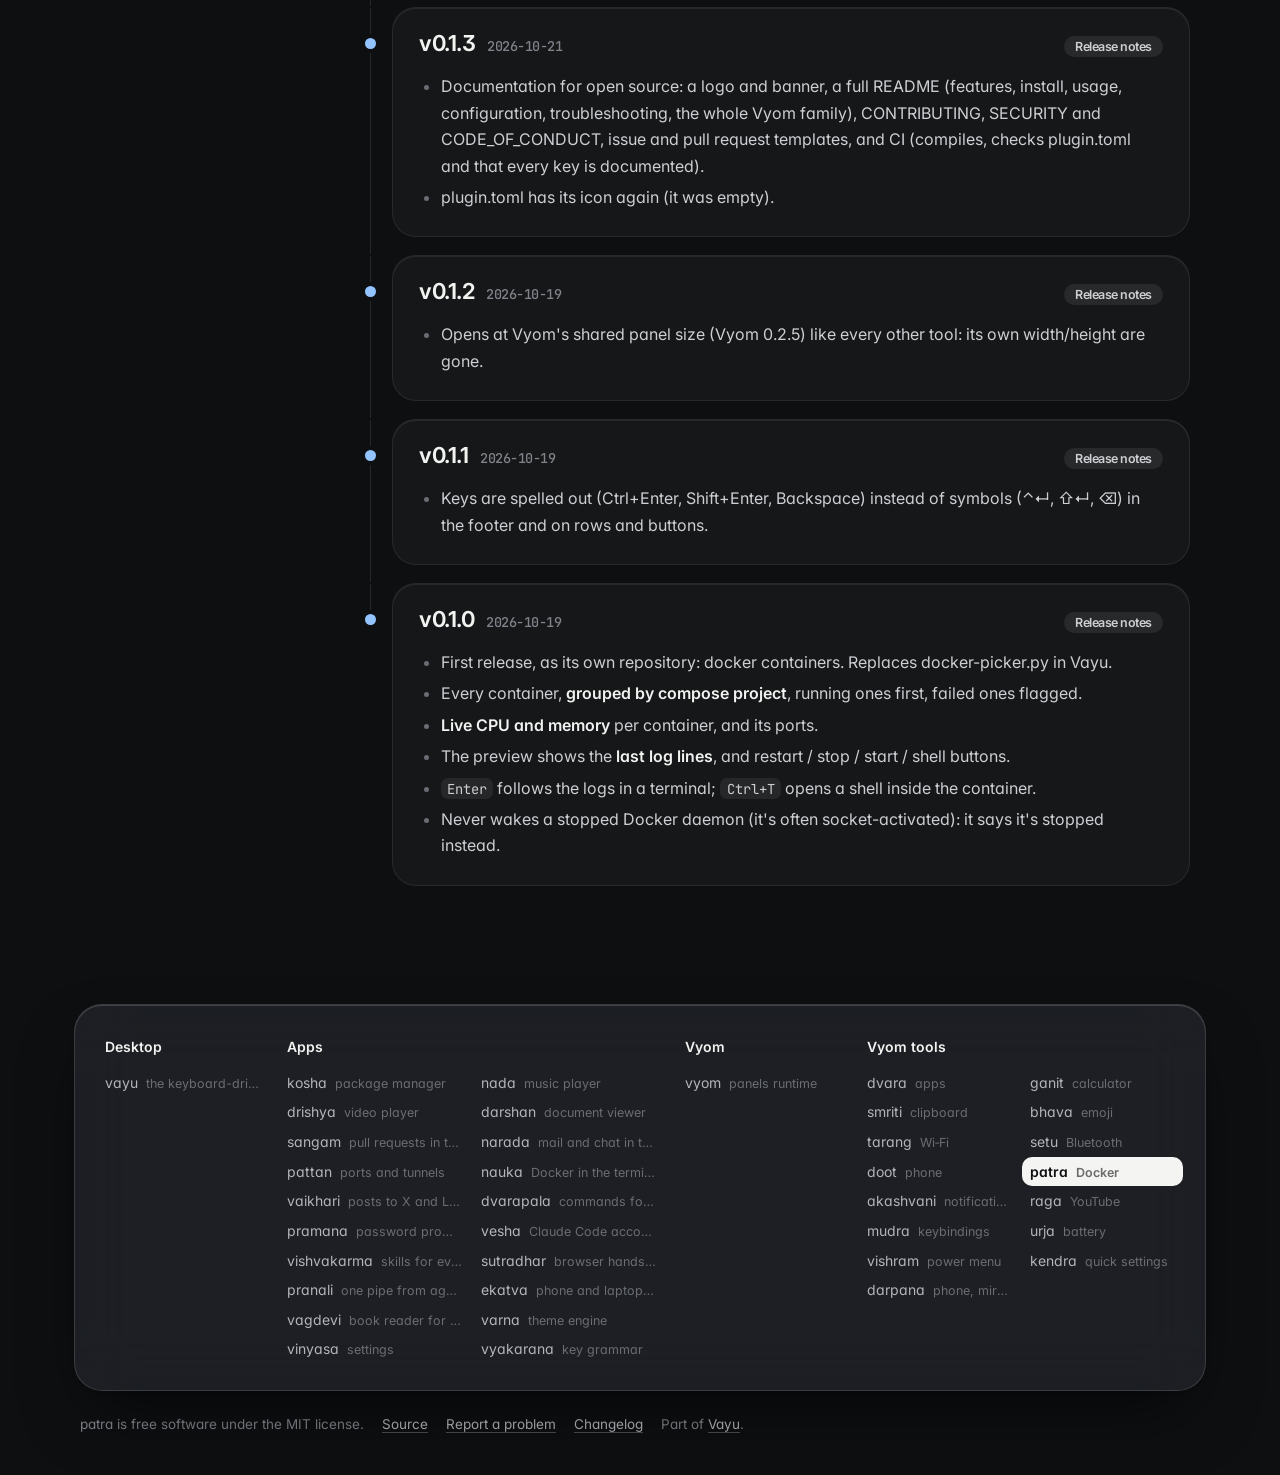
<file: docs/changelog.html>
<!doctype html>
<html lang="en">
<head>
<meta charset="utf-8">
<meta name="viewport" content="width=device-width, initial-scale=1">
<title>Changelog · patra</title>
<meta name="description" content="Docker containers: grouped by compose project, live CPU and memory, logs in the preview; restart, stop, start, shell, logs.">
<meta property="og:title" content="Changelog · patra">
<meta property="og:description" content="Docker containers: grouped by compose project, live CPU and memory, logs in the preview; restart, stop, start, shell, logs.">
<meta name="theme-color" content="#0e0f11">
<link rel="icon" href="assets/logo.svg" type="image/svg+xml">
<link rel="preconnect" href="https://fonts.googleapis.com">
<link rel="preconnect" href="https://fonts.gstatic.com" crossorigin>
<link href="https://fonts.googleapis.com/css2?family=Inter:wght@400;500;600;700&family=JetBrains+Mono:wght@400;500;600&family=Tiro+Devanagari+Sanskrit&display=swap" rel="stylesheet">
<link rel="stylesheet" href="assets/site.css">
<style>:root{--tool:#93c4ff}.backdrop:before{background-image:url("assets/screenshots/patra.webp")}</style>
</head>
<body class="sub">
<div class="backdrop" aria-hidden="true"></div>
<header class="top"><div class="in">
<a class="brand" href="index.html"><img src="assets/logo.svg" alt=""><span>patra <small>पात्र</small></span></a>
<nav><a href="index.html" class="">Overview</a><a href="changelog.html" class="on">Changelog</a><a href="adr/index.html" class=" hide">Decisions</a><a class="gh" href="https://github.com/Theyashsawarkar/patra">GitHub</a></nav></div></header>

<div class="wrap"><aside class="toc"><b>On this page</b><a class="l2" href="#v041">v0.4.1</a><a class="l2" href="#v040">v0.4.0</a><a class="l2" href="#v030">v0.3.0</a><a class="l2" href="#v020">v0.2.0</a><a class="l2" href="#v014">v0.1.4</a><a class="l2" href="#v013">v0.1.3</a><a class="l2" href="#v012">v0.1.2</a><a class="l2" href="#v011">v0.1.1</a><a class="l2" href="#v010">v0.1.0</a></aside><article>
<h2>Changelog</h2><p>Every change to patra, newest first. Releases are git tags (<a href="https://github.com/Theyashsawarkar/patra/tags">all tags</a>, <a href="https://github.com/Theyashsawarkar/patra/releases">GitHub releases</a>); the source of this page is <a href="https://github.com/Theyashsawarkar/patra/blob/main/CHANGELOG.md">CHANGELOG.md</a>.</p><section class="release"><h2 id="v041">v0.4.1<span class="date">2026-11-28</span><a class="tag" href="https://github.com/Theyashsawarkar/patra/releases/tag/v0.4.1">Release notes</a></h2><ul><li><strong>The right side no longer flickers.</strong> Every 3 s Vyom's live refresh (<code>live = 3</code>) ran the search again, and the panel tore the preview down and built it anew: the logs went back to "loading logs…" for a moment (a <code>docker logs</code> command each time) and the buttons under them jumped up and back, and rows whose uptime had changed were rebuilt too. patra now reads on its own timer and changes on screen only what changed: the same rows, preview and sparklines, updated in place (a label is set only when its text changed, a sparkline redrawn only when its values did), figures in digits of one width. Measured with frames of the preview captured at ~48 fps over four refreshes: before, about 40,600 pixels changed twice per refresh; now 100-230 pixels per refresh, only the CPU and memory figures. The list is rebuilt only when a container comes, goes or changes state, and then the selected container stays selected (before, the selection jumped to the top when its uptime text changed, e.g. in a container's first minute).</li><li>The sparklines on the rows move again: they were drawn once when a row was built and never updated while the list stayed the same, so they showed "…" or old figures.</li><li>The preview's logs and the actions (start, stop, restart, remove) go through Docker's socket too, not the <code>docker</code> command: no Go program started every 3 s for the logs. The list, the stats and the logs of one reading share one kept-alive connection.</li><li>The first CPU figure comes a second after opening, not after Docker's own second-long wait per container one after another (40 containers: about 40 s before every row had one).</li><li>With many containers, the rows out of sight are read every fourth reading (12 s) instead of every 3 s (one request per container each time: Docker has no call for several at once), unless the list is sorted by CPU or memory. 40 containers, 32 running: 5.4 requests a second instead of 11.4.</li><li>After an action the list shows the new state at once (without the socket too, where <code>docker stats</code> takes a second or two).</li><li>Nothing is read while the panel is closed or parked on another workspace (Vyom 0.13), and a reading that lands after it closed is dropped. A <code>DOCKER_HOST</code> socket that isn't docker.service's is no longer pinged before each reading, and a socket nobody answers on reads as Docker not running.</li><li>Tests: <code>tests/fake_engine.py</code>, a fake Engine API on a private socket (made-up containers, stats, logs, events, actions, a stopped daemon), and tests of the engine and the rows against it.</li><li>Website: pranali joins the family list in the footer; the site builder passes ruff.</li></ul></section><section class="release"><h2 id="v040">v0.4.0<span class="date">2026-11-27</span><a class="tag" href="https://github.com/Theyashsawarkar/patra/releases/tag/v0.4.0">Release notes</a></h2><ul><li><strong>Reads Docker through its socket, in this process, instead of running <code>docker</code></strong> (<code>patra/engine.py</code>, the Engine API): the list in about 40 ms instead of <code>docker ps</code>'s 0.9-1 s, the CPU and memory as one-shot readings (2-3 ms a container; CPU from this reading and the one before) instead of <code>docker stats --no-stream</code> (a second each time), restarts from the events API, whether Docker runs from systemd over D-Bus (never starting a socket-activated daemon). While the panel is open (every 3 s) this took about 39% of a core across dockerd and the CLI with 3 containers running; now about 0.1%. Without access to the socket it runs the commands as before.</li><li>The sparklines and the last CPU and memory figures are kept while Vyom runs, so a reopened panel shows them at once and the next reading follows in 3 s. Nothing is read while the panel is closed (measured: following stats all along would cost dockerd 0.2% of a core per running container, polling every 10 s almost nothing but a wakeup every 10 s per container for a panel that is rarely open).</li><li>New screenshots in the Spatial look, taken with made-up demo data (WebP, sharp on high-density screens).</li><li>The website, closer to Vayu's own: the tool's screenshot blurred behind the page, a centred hero with the logo and the verse, the page you're on as the white pill, glass "On this page" and footer panels, releases as cards. No glow behind the logo, no coloured line beside the verse.</li><li>The website has Vayu's Spatial look: graphite glass, a floating navigation bar, near-white for links and the main button, and the tool's own colour only as its signature (the logo's glow, the shloka's line, the release dots). No more all-caps labels.</li></ul></section><section class="release"><h2 id="v030">v0.3.0<span class="date">2026-11-09</span><a class="tag" href="https://github.com/Theyashsawarkar/patra/releases/tag/v0.3.0">Release notes</a></h2><ul><li><code>Space u p</code> (show or hide the preview) now comes from Vyom core, which also remembers it per tool; the tool's own copy is gone.</li><li><strong>Vim keys</strong> (Vyom 0.7): patra opens in NORMAL mode, where letters are keys and typing changes nothing; <code>/</code> (or <code>i</code>) types a filter, <code>Esc</code> goes back. <code>Space</code> is the leader, with a which-key strip; <code>?</code> lists every key and <code>Space Space</code> is a palette of every action.</li><li><strong>New keys</strong>: <code>x</code> stops or starts, <code>R</code> restarts, <code>o</code> opens a shell, <code>yy</code> copies the name, <code>r</code> refreshes; <code>Space c</code> acts on the container, <code>Space y i</code> / <code>y p</code> copy its ID / ports, <code>Space f r</code> / <code>f s</code> / <code>f t</code> show only running / stopped / the ones that need you, <code>Space s c</code> / <code>s m</code> / <code>s n</code> sort by CPU / memory / name, <code>Space u p</code> hides the preview.</li><li><strong>Remove asks with one question</strong>: <code>dd</code> (or <code>Space d d</code>) asks "Remove …?", <code>y</code> removes and any other key keeps it, instead of pressing twice.</li><li><strong>Typing is safe</strong>: <code>Ctrl+Backspace</code> deletes a word in the filter again (it removed a container); it now says remove moved to <code>dd</code>, and <code>Ctrl+L</code> says logs are on <code>Enter</code>. <code>Ctrl+R</code>, <code>Ctrl+S</code> and <code>Ctrl+X</code> still work.</li><li>Keys are data (<code>patra/vim.py</code>); <code>scripts/keybinds.py</code> writes the <code># keybind:</code> lines and the README table from it (<code>--check</code> in CI).</li><li>Needs Vyom 0.7.0.</li></ul></section><section class="release"><h2 id="v020">v0.2.0<span class="date">2026-11-07</span><a class="tag" href="https://github.com/Theyashsawarkar/patra/releases/tag/v0.2.0">Release notes</a></h2><ul><li><strong>A new look</strong> (Vyom 0.6): a summary at the top (running, unhealthy in red, stopped); the containers that need you (unhealthy, restarting, failed) come first, in red, with "restarted 3× in 10 min" when Docker's events say so; each compose project says how it's doing ("needs you", "all running").</li><li><strong>Live CPU and memory sparklines</strong> on every running container.</li><li><strong>Logs in colour</strong> in the preview: ERROR red, WARN yellow, INFO green, times dimmed; the image and ports above them.</li><li><strong>Keys moved to match the buttons</strong>: <code>Ctrl+S</code> opens a shell (was <code>Ctrl+T</code>), <code>Ctrl+X</code> stops or starts (was <code>Ctrl+S</code>), <code>Ctrl+L</code> follows the logs.</li><li><strong>Remove asks first</strong>: <code>Ctrl+Backspace</code> once shows a red note, a second time within 5 seconds removes the container.</li><li>Needs Vyom 0.6.0.</li></ul>
<ul><li>Every corner is rounded: the website's callouts.</li><li>A logo and a shloka at the top of the README and the website: every Vayu tool has them now.</li><li>Screenshots in the README and on the website.</li></ul></section><section class="release"><h2 id="v014">v0.1.4<span class="date">2026-10-21</span><a class="tag" href="https://github.com/Theyashsawarkar/patra/releases/tag/v0.1.4">Release notes</a></h2><ul><li>A website (GitHub Pages, <a href="https://theyashsawarkar.github.io/patra/">https://theyashsawarkar.github.io/patra/</a>): the README as a home page, the changelog, and architecture decision records (<code>docs/adr/</code>), built from these files by <code>scripts/build-site.py</code>; CI checks the site is up to date.</li></ul></section><section class="release"><h2 id="v013">v0.1.3<span class="date">2026-10-21</span><a class="tag" href="https://github.com/Theyashsawarkar/patra/releases/tag/v0.1.3">Release notes</a></h2><ul><li>Documentation for open source: a logo and banner, a full README (features, install, usage, configuration, troubleshooting, the whole Vyom family), CONTRIBUTING, SECURITY and CODE_OF_CONDUCT, issue and pull request templates, and CI (compiles, checks plugin.toml and that every key is documented).</li><li>plugin.toml has its icon again (it was empty).</li></ul></section><section class="release"><h2 id="v012">v0.1.2<span class="date">2026-10-19</span><a class="tag" href="https://github.com/Theyashsawarkar/patra/releases/tag/v0.1.2">Release notes</a></h2><ul><li>Opens at Vyom's shared panel size (Vyom 0.2.5) like every other tool: its own width/height are gone.</li></ul></section><section class="release"><h2 id="v011">v0.1.1<span class="date">2026-10-19</span><a class="tag" href="https://github.com/Theyashsawarkar/patra/releases/tag/v0.1.1">Release notes</a></h2><ul><li>Keys are spelled out (Ctrl+Enter, Shift+Enter, Backspace) instead of symbols (⌃↵, ⇧↵, ⌫) in the footer and on rows and buttons.</li></ul></section><section class="release"><h2 id="v010">v0.1.0<span class="date">2026-10-19</span><a class="tag" href="https://github.com/Theyashsawarkar/patra/releases/tag/v0.1.0">Release notes</a></h2><ul><li>First release, as its own repository: docker containers. Replaces docker-picker.py in Vayu.</li><li>Every container, <strong>grouped by compose project</strong>, running ones first, failed ones flagged.</li><li><strong>Live CPU and memory</strong> per container, and its ports.</li><li>The preview shows the <strong>last log lines</strong>, and restart / stop / start / shell buttons.</li><li><code>Enter</code> follows the logs in a terminal; <code>Ctrl+T</code> opens a shell inside the container.</li><li>Never wakes a stopped Docker daemon (it's often socket-activated): it says it's stopped instead.</li></ul></section>
</article></div>
<footer><div class="in glass"><div class=""><h4>Desktop</h4><div class="list"><a href="https://vayu.theyashsawarkar.dev/" class="">vayu <span>the keyboard-driven Wayland desktop</span></a></div></div><div class="g2"><h4>Apps</h4><div class="list"><a href="https://kosha.theyashsawarkar.dev/" class="">kosha <span>package manager</span></a><a href="https://nada.theyashsawarkar.dev/" class="">nada <span>music player</span></a><a href="https://drishya.theyashsawarkar.dev/" class="">drishya <span>video player</span></a><a href="https://darshan.theyashsawarkar.dev/" class="">darshan <span>document viewer</span></a><a href="https://sangam.theyashsawarkar.dev/" class="">sangam <span>pull requests in the terminal</span></a><a href="https://narada.theyashsawarkar.dev/" class="">narada <span>mail and chat in the terminal</span></a><a href="https://pattan.theyashsawarkar.dev/" class="">pattan <span>ports and tunnels</span></a><a href="https://nauka.theyashsawarkar.dev/" class="">nauka <span>Docker in the terminal</span></a><a href="https://vaikhari.theyashsawarkar.dev/" class="">vaikhari <span>posts to X and LinkedIn</span></a><a href="https://dvarapala.theyashsawarkar.dev/" class="">dvarapala <span>commands for AI agents, approved</span></a><a href="https://pramana.theyashsawarkar.dev/" class="">pramana <span>password prompts</span></a><a href="https://vesha.theyashsawarkar.dev/" class="">vesha <span>Claude Code accounts</span></a><a href="https://vishvakarma.theyashsawarkar.dev/" class="">vishvakarma <span>skills for every AI agent</span></a><a href="https://sutradhar.theyashsawarkar.dev/" class="">sutradhar <span>browser hands for AI agents</span></a><a href="https://pranali.theyashsawarkar.dev/" class="">pranali <span>one pipe from agents to tools</span></a><a href="https://ekatva.theyashsawarkar.dev/" class="">ekatva <span>phone and laptop, linked</span></a><a href="https://vagdevi.theyashsawarkar.dev/" class="">vagdevi <span>book reader for Android</span></a><a href="https://varna.theyashsawarkar.dev/" class="">varna <span>theme engine</span></a><a href="https://vinyasa.theyashsawarkar.dev/" class="">vinyasa <span>settings</span></a><a href="https://vyakarana.theyashsawarkar.dev/" class="">vyakarana <span>key grammar</span></a></div></div><div class=""><h4>Vyom</h4><div class="list"><a href="https://vyom.theyashsawarkar.dev/" class="">vyom <span>panels runtime</span></a></div></div><div class="g2"><h4>Vyom tools</h4><div class="list"><a href="https://dvara.theyashsawarkar.dev/" class="">dvara <span>apps</span></a><a href="https://ganit.theyashsawarkar.dev/" class="">ganit <span>calculator</span></a><a href="https://smriti.theyashsawarkar.dev/" class="">smriti <span>clipboard</span></a><a href="https://bhava.theyashsawarkar.dev/" class="">bhava <span>emoji</span></a><a href="https://tarang.theyashsawarkar.dev/" class="">tarang <span>Wi‑Fi</span></a><a href="https://setu.theyashsawarkar.dev/" class="">setu <span>Bluetooth</span></a><a href="https://doot.theyashsawarkar.dev/" class="">doot <span>phone</span></a><a href="https://patra.theyashsawarkar.dev/" class="me" aria-current="page">patra <span>Docker</span></a><a href="https://akashvani.theyashsawarkar.dev/" class="">akashvani <span>notifications</span></a><a href="https://raga.theyashsawarkar.dev/" class="">raga <span>YouTube</span></a><a href="https://mudra.theyashsawarkar.dev/" class="">mudra <span>keybindings</span></a><a href="https://urja.theyashsawarkar.dev/" class="">urja <span>battery</span></a><a href="https://vishram.theyashsawarkar.dev/" class="">vishram <span>power menu</span></a><a href="https://kendra.theyashsawarkar.dev/" class="">kendra <span>quick settings</span></a><a href="https://darpana.theyashsawarkar.dev/" class="">darpana <span>phone, mirrored</span></a></div></div></div>
<div class="bottom"><span>patra is free software under the MIT license.</span><a href="https://github.com/Theyashsawarkar/patra">Source</a><a href="https://github.com/Theyashsawarkar/patra/issues">Report a problem</a><a href="changelog.html">Changelog</a><span>Part of <a href="https://vayu.theyashsawarkar.dev/">Vayu</a>.</span></div></footer>
<script>
document.querySelectorAll('pre.code').forEach(p=>{const b=document.createElement('button');b.className='copy';b.type='button';b.textContent='Copy';
b.onclick=()=>{navigator.clipboard.writeText(p.querySelector('code').innerText).then(()=>{b.textContent='Copied';b.classList.add('done');setTimeout(()=>{b.textContent='Copy';b.classList.remove('done')},1400)})};p.appendChild(b)});
const links=[...document.querySelectorAll('.toc a')];if(links.length){const hs=links.map(a=>document.getElementById(a.hash.slice(1))).filter(Boolean);
const on=()=>{let cur=hs[0];for(const h of hs){if(h.getBoundingClientRect().top<120)cur=h}links.forEach(a=>a.classList.toggle('on',cur&&a.hash==='#'+cur.id))};
addEventListener('scroll',on,{passive:true});on()}
</script>
</body>
</html>
</file>
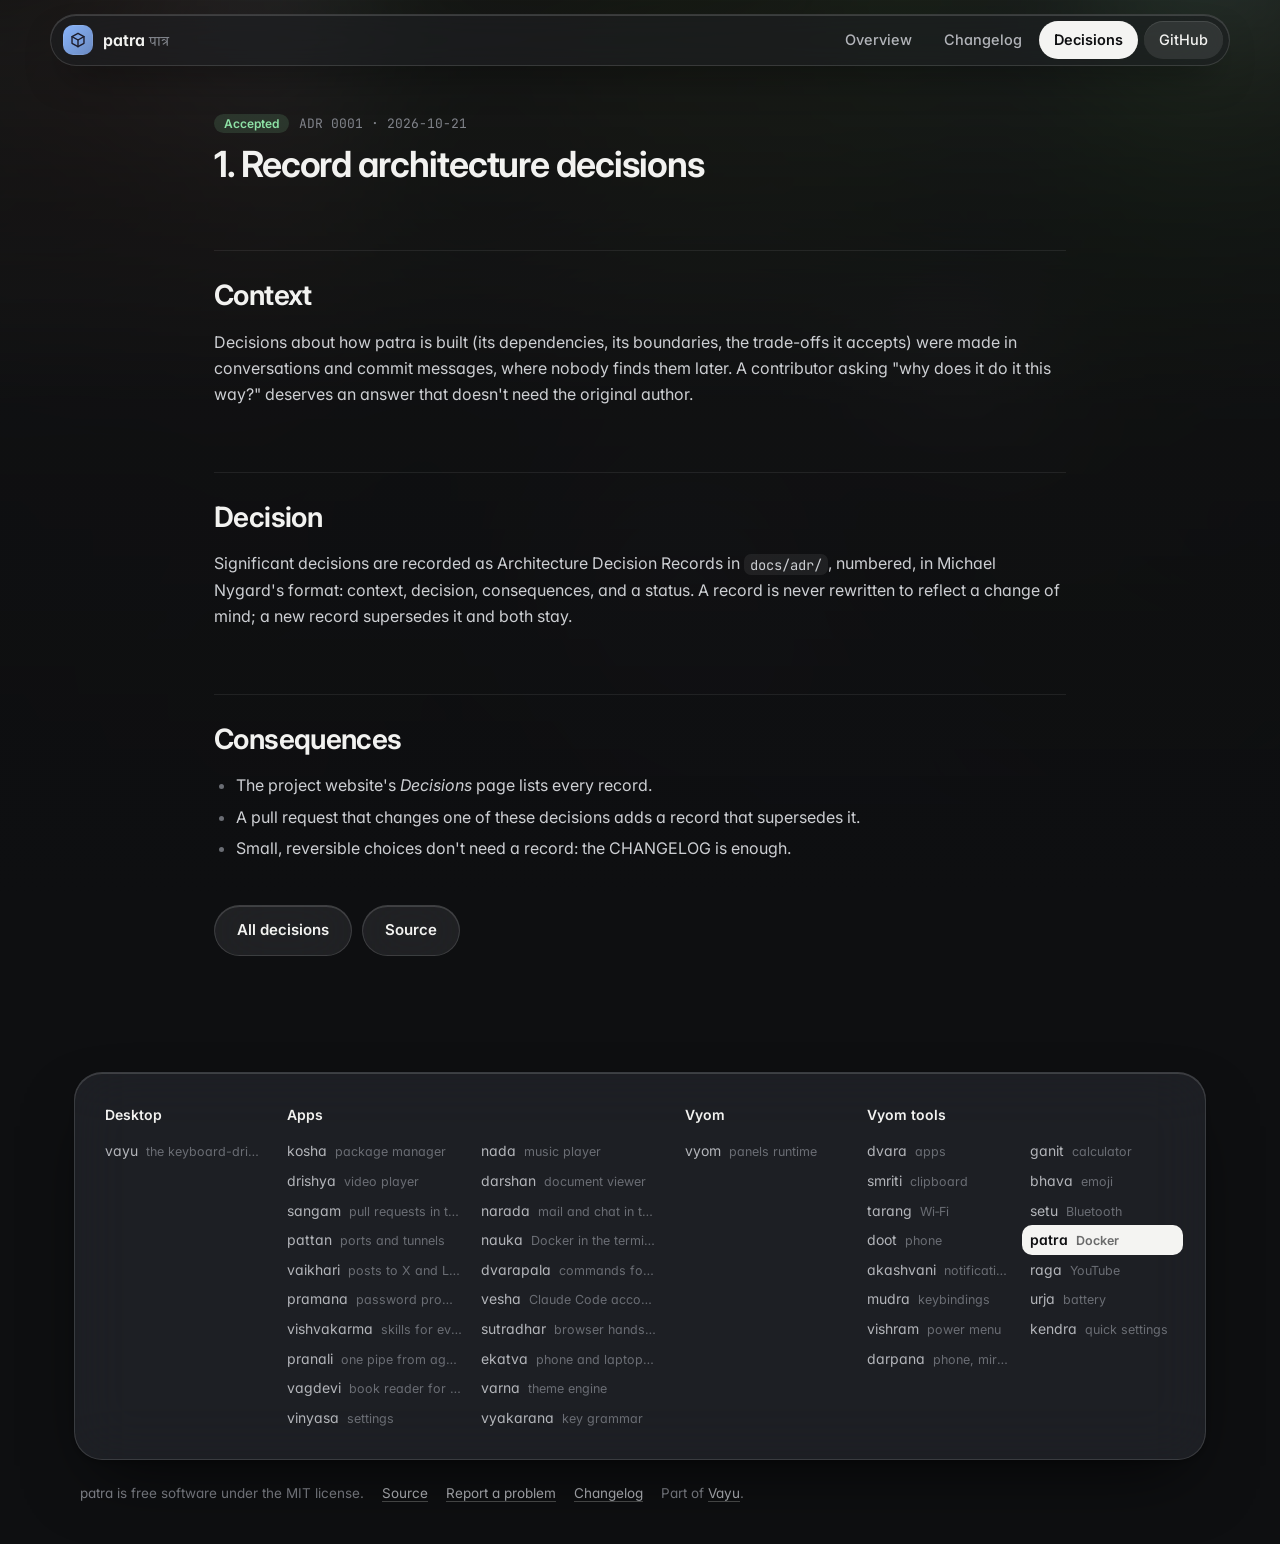
<file: docs/adr/0001-record-architecture-decisions.html>
<!doctype html>
<html lang="en">
<head>
<meta charset="utf-8">
<meta name="viewport" content="width=device-width, initial-scale=1">
<title>ADR 0001: 1. Record architecture decisions · patra</title>
<meta name="description" content="Docker containers: grouped by compose project, live CPU and memory, logs in the preview; restart, stop, start, shell, logs.">
<meta property="og:title" content="ADR 0001: 1. Record architecture decisions · patra">
<meta property="og:description" content="Docker containers: grouped by compose project, live CPU and memory, logs in the preview; restart, stop, start, shell, logs.">
<meta name="theme-color" content="#0e0f11">
<link rel="icon" href="../assets/logo.svg" type="image/svg+xml">
<link rel="preconnect" href="https://fonts.googleapis.com">
<link rel="preconnect" href="https://fonts.gstatic.com" crossorigin>
<link href="https://fonts.googleapis.com/css2?family=Inter:wght@400;500;600;700&family=JetBrains+Mono:wght@400;500;600&family=Tiro+Devanagari+Sanskrit&display=swap" rel="stylesheet">
<link rel="stylesheet" href="../assets/site.css">
<style>:root{--tool:#93c4ff}.backdrop:before{background-image:url("../assets/screenshots/patra.webp")}</style>
</head>
<body class="sub">
<div class="backdrop" aria-hidden="true"></div>
<header class="top"><div class="in">
<a class="brand" href="../index.html"><img src="../assets/logo.svg" alt=""><span>patra <small>पात्र</small></span></a>
<nav><a href="../index.html" class="">Overview</a><a href="../changelog.html" class="">Changelog</a><a href="../adr/index.html" class="on hide">Decisions</a><a class="gh" href="https://github.com/Theyashsawarkar/patra">GitHub</a></nav></div></header>

<div class="wrap solo"><article>
<p class="adrmeta"><span class="status accepted">Accepted</span> <span>ADR 0001 · 2026-10-21</span></p><h2 id="1-record-architecture-decisions"><a class="anchor" href="#1-record-architecture-decisions">#</a>1. Record architecture decisions</h2>
<h2 id="context"><a class="anchor" href="#context">#</a>Context</h2>
<p>Decisions about how patra is built (its dependencies, its boundaries, the trade-offs it accepts) were made in conversations and commit messages, where nobody finds them later. A contributor asking "why does it do it this way?" deserves an answer that doesn't need the original author.</p>
<h2 id="decision"><a class="anchor" href="#decision">#</a>Decision</h2>
<p>Significant decisions are recorded as Architecture Decision Records in <code>docs/adr/</code>, numbered, in Michael Nygard's format: context, decision, consequences, and a status. A record is never rewritten to reflect a change of mind; a new record supersedes it and both stay.</p>
<h2 id="consequences"><a class="anchor" href="#consequences">#</a>Consequences</h2>
<ul><li>The project website's <em>Decisions</em> page lists every record.</li><li>A pull request that changes one of these decisions adds a record that supersedes it.</li><li>Small, reversible choices don't need a record: the CHANGELOG is enough.</li></ul><p class="back"><a class="btn" href="index.html">All decisions</a><a class="btn" href="https://github.com/Theyashsawarkar/patra/blob/main/docs/adr/0001-record-architecture-decisions.md">Source</a></p>
</article></div>
<footer><div class="in glass"><div class=""><h4>Desktop</h4><div class="list"><a href="https://vayu.theyashsawarkar.dev/" class="">vayu <span>the keyboard-driven Wayland desktop</span></a></div></div><div class="g2"><h4>Apps</h4><div class="list"><a href="https://kosha.theyashsawarkar.dev/" class="">kosha <span>package manager</span></a><a href="https://nada.theyashsawarkar.dev/" class="">nada <span>music player</span></a><a href="https://drishya.theyashsawarkar.dev/" class="">drishya <span>video player</span></a><a href="https://darshan.theyashsawarkar.dev/" class="">darshan <span>document viewer</span></a><a href="https://sangam.theyashsawarkar.dev/" class="">sangam <span>pull requests in the terminal</span></a><a href="https://narada.theyashsawarkar.dev/" class="">narada <span>mail and chat in the terminal</span></a><a href="https://pattan.theyashsawarkar.dev/" class="">pattan <span>ports and tunnels</span></a><a href="https://nauka.theyashsawarkar.dev/" class="">nauka <span>Docker in the terminal</span></a><a href="https://vaikhari.theyashsawarkar.dev/" class="">vaikhari <span>posts to X and LinkedIn</span></a><a href="https://dvarapala.theyashsawarkar.dev/" class="">dvarapala <span>commands for AI agents, approved</span></a><a href="https://pramana.theyashsawarkar.dev/" class="">pramana <span>password prompts</span></a><a href="https://vesha.theyashsawarkar.dev/" class="">vesha <span>Claude Code accounts</span></a><a href="https://vishvakarma.theyashsawarkar.dev/" class="">vishvakarma <span>skills for every AI agent</span></a><a href="https://sutradhar.theyashsawarkar.dev/" class="">sutradhar <span>browser hands for AI agents</span></a><a href="https://pranali.theyashsawarkar.dev/" class="">pranali <span>one pipe from agents to tools</span></a><a href="https://ekatva.theyashsawarkar.dev/" class="">ekatva <span>phone and laptop, linked</span></a><a href="https://vagdevi.theyashsawarkar.dev/" class="">vagdevi <span>book reader for Android</span></a><a href="https://varna.theyashsawarkar.dev/" class="">varna <span>theme engine</span></a><a href="https://vinyasa.theyashsawarkar.dev/" class="">vinyasa <span>settings</span></a><a href="https://vyakarana.theyashsawarkar.dev/" class="">vyakarana <span>key grammar</span></a></div></div><div class=""><h4>Vyom</h4><div class="list"><a href="https://vyom.theyashsawarkar.dev/" class="">vyom <span>panels runtime</span></a></div></div><div class="g2"><h4>Vyom tools</h4><div class="list"><a href="https://dvara.theyashsawarkar.dev/" class="">dvara <span>apps</span></a><a href="https://ganit.theyashsawarkar.dev/" class="">ganit <span>calculator</span></a><a href="https://smriti.theyashsawarkar.dev/" class="">smriti <span>clipboard</span></a><a href="https://bhava.theyashsawarkar.dev/" class="">bhava <span>emoji</span></a><a href="https://tarang.theyashsawarkar.dev/" class="">tarang <span>Wi‑Fi</span></a><a href="https://setu.theyashsawarkar.dev/" class="">setu <span>Bluetooth</span></a><a href="https://doot.theyashsawarkar.dev/" class="">doot <span>phone</span></a><a href="https://patra.theyashsawarkar.dev/" class="me" aria-current="page">patra <span>Docker</span></a><a href="https://akashvani.theyashsawarkar.dev/" class="">akashvani <span>notifications</span></a><a href="https://raga.theyashsawarkar.dev/" class="">raga <span>YouTube</span></a><a href="https://mudra.theyashsawarkar.dev/" class="">mudra <span>keybindings</span></a><a href="https://urja.theyashsawarkar.dev/" class="">urja <span>battery</span></a><a href="https://vishram.theyashsawarkar.dev/" class="">vishram <span>power menu</span></a><a href="https://kendra.theyashsawarkar.dev/" class="">kendra <span>quick settings</span></a><a href="https://darpana.theyashsawarkar.dev/" class="">darpana <span>phone, mirrored</span></a></div></div></div>
<div class="bottom"><span>patra is free software under the MIT license.</span><a href="https://github.com/Theyashsawarkar/patra">Source</a><a href="https://github.com/Theyashsawarkar/patra/issues">Report a problem</a><a href="../changelog.html">Changelog</a><span>Part of <a href="https://vayu.theyashsawarkar.dev/">Vayu</a>.</span></div></footer>
<script>
document.querySelectorAll('pre.code').forEach(p=>{const b=document.createElement('button');b.className='copy';b.type='button';b.textContent='Copy';
b.onclick=()=>{navigator.clipboard.writeText(p.querySelector('code').innerText).then(()=>{b.textContent='Copied';b.classList.add('done');setTimeout(()=>{b.textContent='Copy';b.classList.remove('done')},1400)})};p.appendChild(b)});
const links=[...document.querySelectorAll('.toc a')];if(links.length){const hs=links.map(a=>document.getElementById(a.hash.slice(1))).filter(Boolean);
const on=()=>{let cur=hs[0];for(const h of hs){if(h.getBoundingClientRect().top<120)cur=h}links.forEach(a=>a.classList.toggle('on',cur&&a.hash==='#'+cur.id))};
addEventListener('scroll',on,{passive:true});on()}
</script>
</body>
</html>
</file>
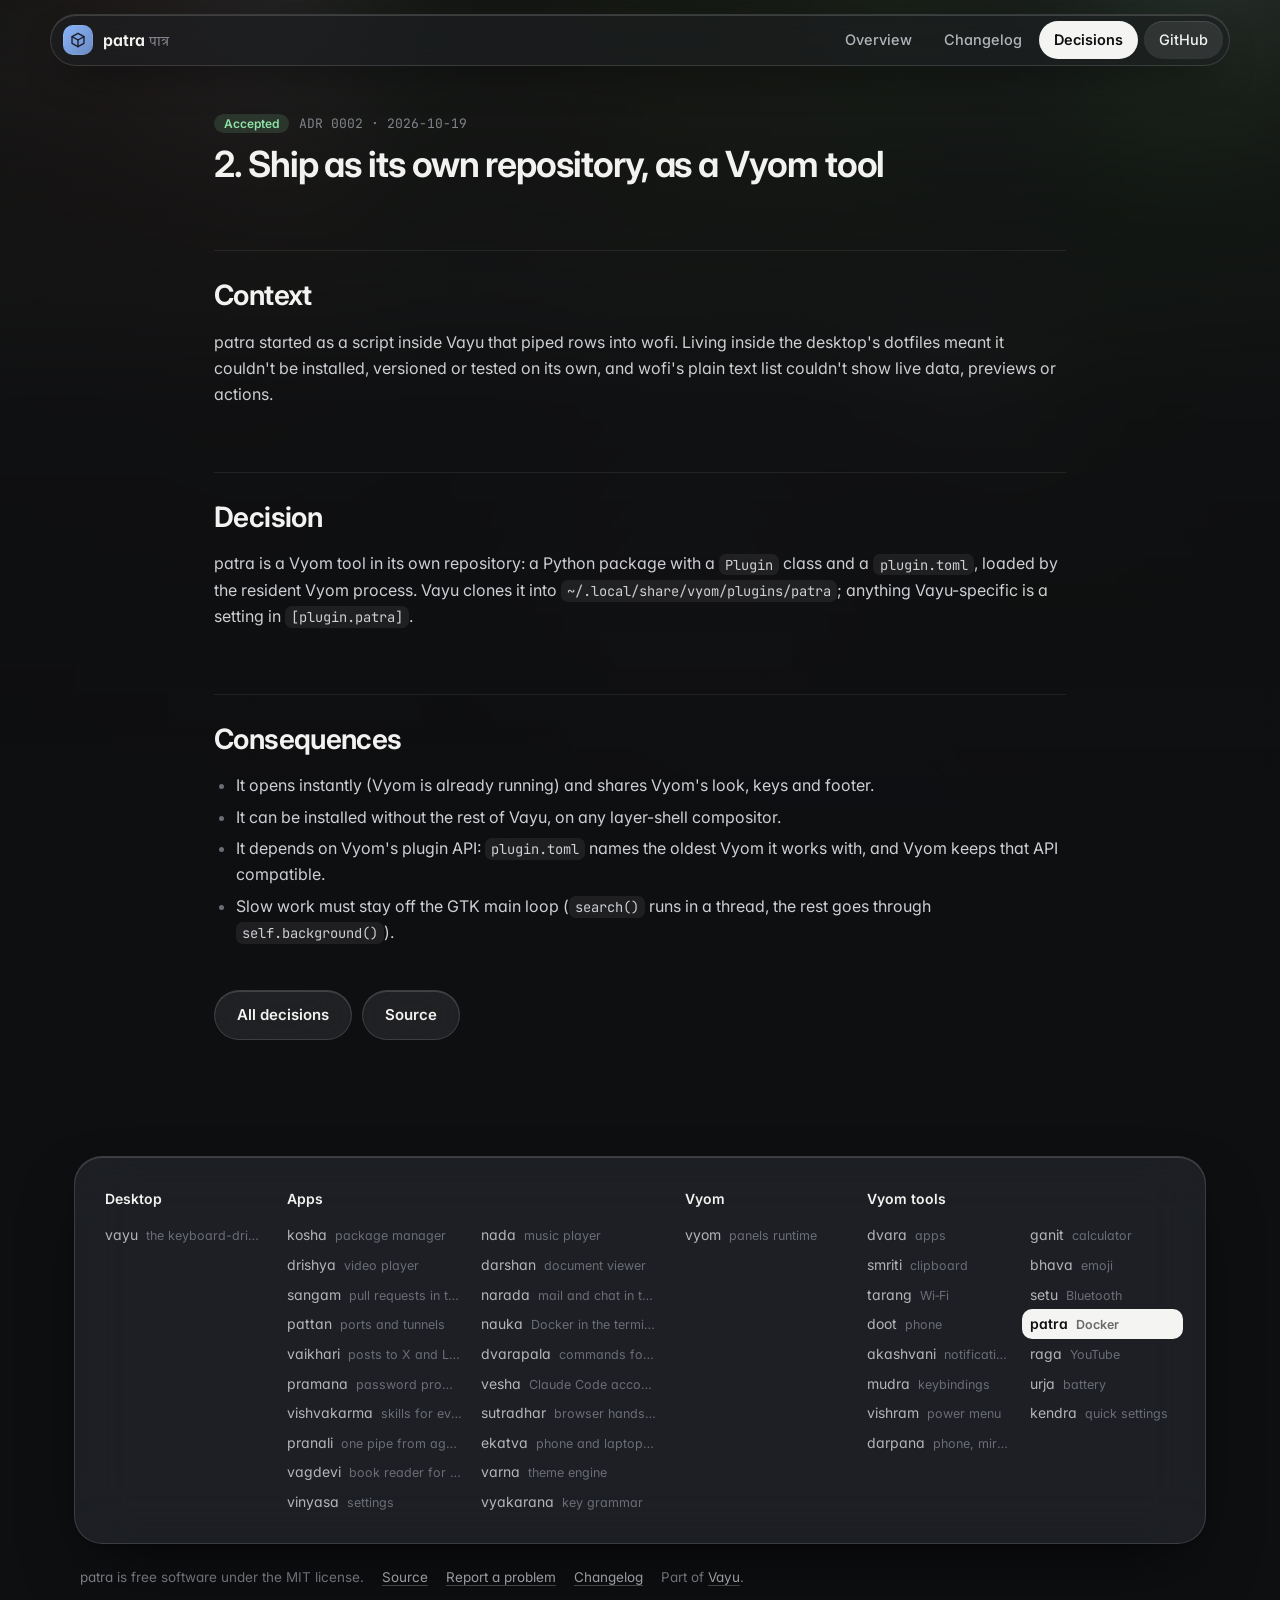
<file: docs/adr/0002-own-repository-as-a-vyom-tool.html>
<!doctype html>
<html lang="en">
<head>
<meta charset="utf-8">
<meta name="viewport" content="width=device-width, initial-scale=1">
<title>ADR 0002: 2. Ship as its own repository, as a Vyom tool · patra</title>
<meta name="description" content="Docker containers: grouped by compose project, live CPU and memory, logs in the preview; restart, stop, start, shell, logs.">
<meta property="og:title" content="ADR 0002: 2. Ship as its own repository, as a Vyom tool · patra">
<meta property="og:description" content="Docker containers: grouped by compose project, live CPU and memory, logs in the preview; restart, stop, start, shell, logs.">
<meta name="theme-color" content="#0e0f11">
<link rel="icon" href="../assets/logo.svg" type="image/svg+xml">
<link rel="preconnect" href="https://fonts.googleapis.com">
<link rel="preconnect" href="https://fonts.gstatic.com" crossorigin>
<link href="https://fonts.googleapis.com/css2?family=Inter:wght@400;500;600;700&family=JetBrains+Mono:wght@400;500;600&family=Tiro+Devanagari+Sanskrit&display=swap" rel="stylesheet">
<link rel="stylesheet" href="../assets/site.css">
<style>:root{--tool:#93c4ff}.backdrop:before{background-image:url("../assets/screenshots/patra.webp")}</style>
</head>
<body class="sub">
<div class="backdrop" aria-hidden="true"></div>
<header class="top"><div class="in">
<a class="brand" href="../index.html"><img src="../assets/logo.svg" alt=""><span>patra <small>पात्र</small></span></a>
<nav><a href="../index.html" class="">Overview</a><a href="../changelog.html" class="">Changelog</a><a href="../adr/index.html" class="on hide">Decisions</a><a class="gh" href="https://github.com/Theyashsawarkar/patra">GitHub</a></nav></div></header>

<div class="wrap solo"><article>
<p class="adrmeta"><span class="status accepted">Accepted</span> <span>ADR 0002 · 2026-10-19</span></p><h2 id="2-ship-as-its-own-repository-as-a-vyom-tool"><a class="anchor" href="#2-ship-as-its-own-repository-as-a-vyom-tool">#</a>2. Ship as its own repository, as a Vyom tool</h2>
<h2 id="context"><a class="anchor" href="#context">#</a>Context</h2>
<p>patra started as a script inside Vayu that piped rows into wofi. Living inside the desktop's dotfiles meant it couldn't be installed, versioned or tested on its own, and wofi's plain text list couldn't show live data, previews or actions.</p>
<h2 id="decision"><a class="anchor" href="#decision">#</a>Decision</h2>
<p>patra is a Vyom tool in its own repository: a Python package with a <code>Plugin</code> class and a <code>plugin.toml</code>, loaded by the resident Vyom process. Vayu clones it into <code>~/.local/share/vyom/plugins/patra</code>; anything Vayu-specific is a setting in <code>[plugin.patra]</code>.</p>
<h2 id="consequences"><a class="anchor" href="#consequences">#</a>Consequences</h2>
<ul><li>It opens instantly (Vyom is already running) and shares Vyom's look, keys and footer.</li><li>It can be installed without the rest of Vayu, on any layer-shell compositor.</li><li>It depends on Vyom's plugin API: <code>plugin.toml</code> names the oldest Vyom it works with, and Vyom keeps that API compatible.</li><li>Slow work must stay off the GTK main loop (<code>search()</code> runs in a thread, the rest goes through <code>self.background()</code>).</li></ul><p class="back"><a class="btn" href="index.html">All decisions</a><a class="btn" href="https://github.com/Theyashsawarkar/patra/blob/main/docs/adr/0002-own-repository-as-a-vyom-tool.md">Source</a></p>
</article></div>
<footer><div class="in glass"><div class=""><h4>Desktop</h4><div class="list"><a href="https://vayu.theyashsawarkar.dev/" class="">vayu <span>the keyboard-driven Wayland desktop</span></a></div></div><div class="g2"><h4>Apps</h4><div class="list"><a href="https://kosha.theyashsawarkar.dev/" class="">kosha <span>package manager</span></a><a href="https://nada.theyashsawarkar.dev/" class="">nada <span>music player</span></a><a href="https://drishya.theyashsawarkar.dev/" class="">drishya <span>video player</span></a><a href="https://darshan.theyashsawarkar.dev/" class="">darshan <span>document viewer</span></a><a href="https://sangam.theyashsawarkar.dev/" class="">sangam <span>pull requests in the terminal</span></a><a href="https://narada.theyashsawarkar.dev/" class="">narada <span>mail and chat in the terminal</span></a><a href="https://pattan.theyashsawarkar.dev/" class="">pattan <span>ports and tunnels</span></a><a href="https://nauka.theyashsawarkar.dev/" class="">nauka <span>Docker in the terminal</span></a><a href="https://vaikhari.theyashsawarkar.dev/" class="">vaikhari <span>posts to X and LinkedIn</span></a><a href="https://dvarapala.theyashsawarkar.dev/" class="">dvarapala <span>commands for AI agents, approved</span></a><a href="https://pramana.theyashsawarkar.dev/" class="">pramana <span>password prompts</span></a><a href="https://vesha.theyashsawarkar.dev/" class="">vesha <span>Claude Code accounts</span></a><a href="https://vishvakarma.theyashsawarkar.dev/" class="">vishvakarma <span>skills for every AI agent</span></a><a href="https://sutradhar.theyashsawarkar.dev/" class="">sutradhar <span>browser hands for AI agents</span></a><a href="https://pranali.theyashsawarkar.dev/" class="">pranali <span>one pipe from agents to tools</span></a><a href="https://ekatva.theyashsawarkar.dev/" class="">ekatva <span>phone and laptop, linked</span></a><a href="https://vagdevi.theyashsawarkar.dev/" class="">vagdevi <span>book reader for Android</span></a><a href="https://varna.theyashsawarkar.dev/" class="">varna <span>theme engine</span></a><a href="https://vinyasa.theyashsawarkar.dev/" class="">vinyasa <span>settings</span></a><a href="https://vyakarana.theyashsawarkar.dev/" class="">vyakarana <span>key grammar</span></a></div></div><div class=""><h4>Vyom</h4><div class="list"><a href="https://vyom.theyashsawarkar.dev/" class="">vyom <span>panels runtime</span></a></div></div><div class="g2"><h4>Vyom tools</h4><div class="list"><a href="https://dvara.theyashsawarkar.dev/" class="">dvara <span>apps</span></a><a href="https://ganit.theyashsawarkar.dev/" class="">ganit <span>calculator</span></a><a href="https://smriti.theyashsawarkar.dev/" class="">smriti <span>clipboard</span></a><a href="https://bhava.theyashsawarkar.dev/" class="">bhava <span>emoji</span></a><a href="https://tarang.theyashsawarkar.dev/" class="">tarang <span>Wi‑Fi</span></a><a href="https://setu.theyashsawarkar.dev/" class="">setu <span>Bluetooth</span></a><a href="https://doot.theyashsawarkar.dev/" class="">doot <span>phone</span></a><a href="https://patra.theyashsawarkar.dev/" class="me" aria-current="page">patra <span>Docker</span></a><a href="https://akashvani.theyashsawarkar.dev/" class="">akashvani <span>notifications</span></a><a href="https://raga.theyashsawarkar.dev/" class="">raga <span>YouTube</span></a><a href="https://mudra.theyashsawarkar.dev/" class="">mudra <span>keybindings</span></a><a href="https://urja.theyashsawarkar.dev/" class="">urja <span>battery</span></a><a href="https://vishram.theyashsawarkar.dev/" class="">vishram <span>power menu</span></a><a href="https://kendra.theyashsawarkar.dev/" class="">kendra <span>quick settings</span></a><a href="https://darpana.theyashsawarkar.dev/" class="">darpana <span>phone, mirrored</span></a></div></div></div>
<div class="bottom"><span>patra is free software under the MIT license.</span><a href="https://github.com/Theyashsawarkar/patra">Source</a><a href="https://github.com/Theyashsawarkar/patra/issues">Report a problem</a><a href="../changelog.html">Changelog</a><span>Part of <a href="https://vayu.theyashsawarkar.dev/">Vayu</a>.</span></div></footer>
<script>
document.querySelectorAll('pre.code').forEach(p=>{const b=document.createElement('button');b.className='copy';b.type='button';b.textContent='Copy';
b.onclick=()=>{navigator.clipboard.writeText(p.querySelector('code').innerText).then(()=>{b.textContent='Copied';b.classList.add('done');setTimeout(()=>{b.textContent='Copy';b.classList.remove('done')},1400)})};p.appendChild(b)});
const links=[...document.querySelectorAll('.toc a')];if(links.length){const hs=links.map(a=>document.getElementById(a.hash.slice(1))).filter(Boolean);
const on=()=>{let cur=hs[0];for(const h of hs){if(h.getBoundingClientRect().top<120)cur=h}links.forEach(a=>a.classList.toggle('on',cur&&a.hash==='#'+cur.id))};
addEventListener('scroll',on,{passive:true});on()}
</script>
</body>
</html>
</file>
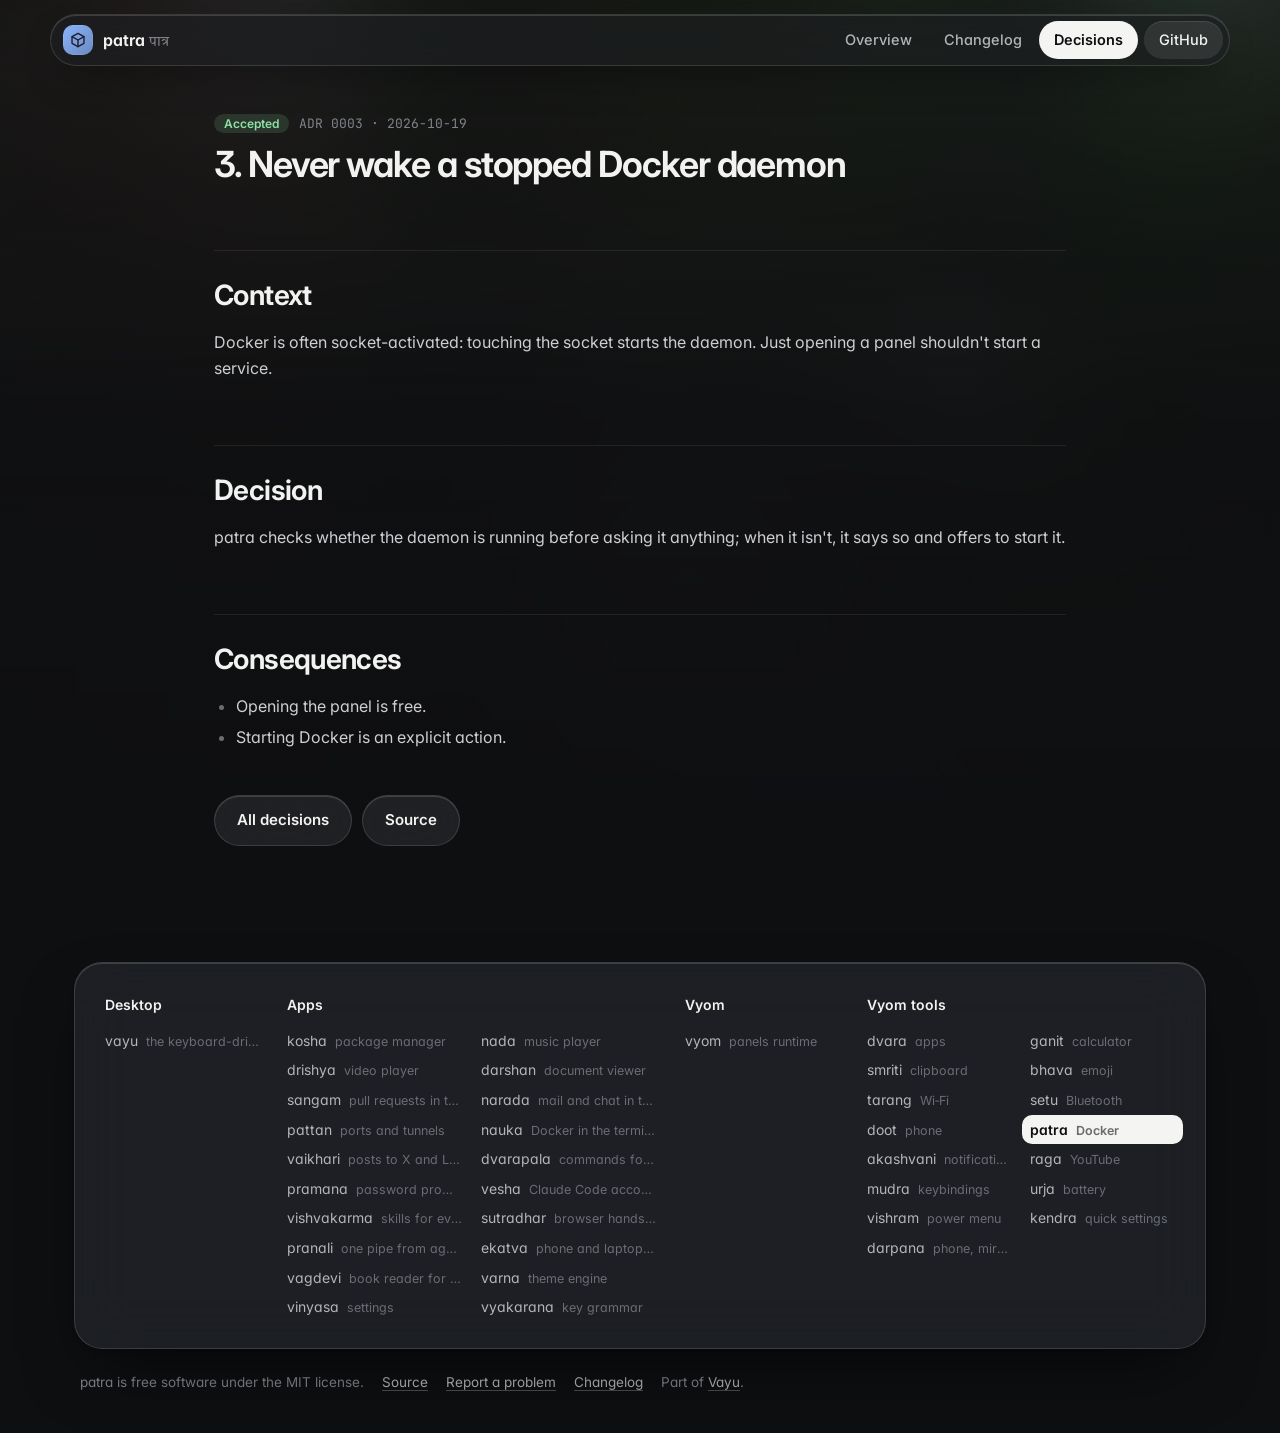
<file: docs/adr/0003-never-start-docker.html>
<!doctype html>
<html lang="en">
<head>
<meta charset="utf-8">
<meta name="viewport" content="width=device-width, initial-scale=1">
<title>ADR 0003: 3. Never wake a stopped Docker daemon · patra</title>
<meta name="description" content="Docker containers: grouped by compose project, live CPU and memory, logs in the preview; restart, stop, start, shell, logs.">
<meta property="og:title" content="ADR 0003: 3. Never wake a stopped Docker daemon · patra">
<meta property="og:description" content="Docker containers: grouped by compose project, live CPU and memory, logs in the preview; restart, stop, start, shell, logs.">
<meta name="theme-color" content="#0e0f11">
<link rel="icon" href="../assets/logo.svg" type="image/svg+xml">
<link rel="preconnect" href="https://fonts.googleapis.com">
<link rel="preconnect" href="https://fonts.gstatic.com" crossorigin>
<link href="https://fonts.googleapis.com/css2?family=Inter:wght@400;500;600;700&family=JetBrains+Mono:wght@400;500;600&family=Tiro+Devanagari+Sanskrit&display=swap" rel="stylesheet">
<link rel="stylesheet" href="../assets/site.css">
<style>:root{--tool:#93c4ff}.backdrop:before{background-image:url("../assets/screenshots/patra.webp")}</style>
</head>
<body class="sub">
<div class="backdrop" aria-hidden="true"></div>
<header class="top"><div class="in">
<a class="brand" href="../index.html"><img src="../assets/logo.svg" alt=""><span>patra <small>पात्र</small></span></a>
<nav><a href="../index.html" class="">Overview</a><a href="../changelog.html" class="">Changelog</a><a href="../adr/index.html" class="on hide">Decisions</a><a class="gh" href="https://github.com/Theyashsawarkar/patra">GitHub</a></nav></div></header>

<div class="wrap solo"><article>
<p class="adrmeta"><span class="status accepted">Accepted</span> <span>ADR 0003 · 2026-10-19</span></p><h2 id="3-never-wake-a-stopped-docker-daemon"><a class="anchor" href="#3-never-wake-a-stopped-docker-daemon">#</a>3. Never wake a stopped Docker daemon</h2>
<h2 id="context"><a class="anchor" href="#context">#</a>Context</h2>
<p>Docker is often socket-activated: touching the socket starts the daemon. Just opening a panel shouldn't start a service.</p>
<h2 id="decision"><a class="anchor" href="#decision">#</a>Decision</h2>
<p>patra checks whether the daemon is running before asking it anything; when it isn't, it says so and offers to start it.</p>
<h2 id="consequences"><a class="anchor" href="#consequences">#</a>Consequences</h2>
<ul><li>Opening the panel is free.</li><li>Starting Docker is an explicit action.</li></ul><p class="back"><a class="btn" href="index.html">All decisions</a><a class="btn" href="https://github.com/Theyashsawarkar/patra/blob/main/docs/adr/0003-never-start-docker.md">Source</a></p>
</article></div>
<footer><div class="in glass"><div class=""><h4>Desktop</h4><div class="list"><a href="https://vayu.theyashsawarkar.dev/" class="">vayu <span>the keyboard-driven Wayland desktop</span></a></div></div><div class="g2"><h4>Apps</h4><div class="list"><a href="https://kosha.theyashsawarkar.dev/" class="">kosha <span>package manager</span></a><a href="https://nada.theyashsawarkar.dev/" class="">nada <span>music player</span></a><a href="https://drishya.theyashsawarkar.dev/" class="">drishya <span>video player</span></a><a href="https://darshan.theyashsawarkar.dev/" class="">darshan <span>document viewer</span></a><a href="https://sangam.theyashsawarkar.dev/" class="">sangam <span>pull requests in the terminal</span></a><a href="https://narada.theyashsawarkar.dev/" class="">narada <span>mail and chat in the terminal</span></a><a href="https://pattan.theyashsawarkar.dev/" class="">pattan <span>ports and tunnels</span></a><a href="https://nauka.theyashsawarkar.dev/" class="">nauka <span>Docker in the terminal</span></a><a href="https://vaikhari.theyashsawarkar.dev/" class="">vaikhari <span>posts to X and LinkedIn</span></a><a href="https://dvarapala.theyashsawarkar.dev/" class="">dvarapala <span>commands for AI agents, approved</span></a><a href="https://pramana.theyashsawarkar.dev/" class="">pramana <span>password prompts</span></a><a href="https://vesha.theyashsawarkar.dev/" class="">vesha <span>Claude Code accounts</span></a><a href="https://vishvakarma.theyashsawarkar.dev/" class="">vishvakarma <span>skills for every AI agent</span></a><a href="https://sutradhar.theyashsawarkar.dev/" class="">sutradhar <span>browser hands for AI agents</span></a><a href="https://pranali.theyashsawarkar.dev/" class="">pranali <span>one pipe from agents to tools</span></a><a href="https://ekatva.theyashsawarkar.dev/" class="">ekatva <span>phone and laptop, linked</span></a><a href="https://vagdevi.theyashsawarkar.dev/" class="">vagdevi <span>book reader for Android</span></a><a href="https://varna.theyashsawarkar.dev/" class="">varna <span>theme engine</span></a><a href="https://vinyasa.theyashsawarkar.dev/" class="">vinyasa <span>settings</span></a><a href="https://vyakarana.theyashsawarkar.dev/" class="">vyakarana <span>key grammar</span></a></div></div><div class=""><h4>Vyom</h4><div class="list"><a href="https://vyom.theyashsawarkar.dev/" class="">vyom <span>panels runtime</span></a></div></div><div class="g2"><h4>Vyom tools</h4><div class="list"><a href="https://dvara.theyashsawarkar.dev/" class="">dvara <span>apps</span></a><a href="https://ganit.theyashsawarkar.dev/" class="">ganit <span>calculator</span></a><a href="https://smriti.theyashsawarkar.dev/" class="">smriti <span>clipboard</span></a><a href="https://bhava.theyashsawarkar.dev/" class="">bhava <span>emoji</span></a><a href="https://tarang.theyashsawarkar.dev/" class="">tarang <span>Wi‑Fi</span></a><a href="https://setu.theyashsawarkar.dev/" class="">setu <span>Bluetooth</span></a><a href="https://doot.theyashsawarkar.dev/" class="">doot <span>phone</span></a><a href="https://patra.theyashsawarkar.dev/" class="me" aria-current="page">patra <span>Docker</span></a><a href="https://akashvani.theyashsawarkar.dev/" class="">akashvani <span>notifications</span></a><a href="https://raga.theyashsawarkar.dev/" class="">raga <span>YouTube</span></a><a href="https://mudra.theyashsawarkar.dev/" class="">mudra <span>keybindings</span></a><a href="https://urja.theyashsawarkar.dev/" class="">urja <span>battery</span></a><a href="https://vishram.theyashsawarkar.dev/" class="">vishram <span>power menu</span></a><a href="https://kendra.theyashsawarkar.dev/" class="">kendra <span>quick settings</span></a><a href="https://darpana.theyashsawarkar.dev/" class="">darpana <span>phone, mirrored</span></a></div></div></div>
<div class="bottom"><span>patra is free software under the MIT license.</span><a href="https://github.com/Theyashsawarkar/patra">Source</a><a href="https://github.com/Theyashsawarkar/patra/issues">Report a problem</a><a href="../changelog.html">Changelog</a><span>Part of <a href="https://vayu.theyashsawarkar.dev/">Vayu</a>.</span></div></footer>
<script>
document.querySelectorAll('pre.code').forEach(p=>{const b=document.createElement('button');b.className='copy';b.type='button';b.textContent='Copy';
b.onclick=()=>{navigator.clipboard.writeText(p.querySelector('code').innerText).then(()=>{b.textContent='Copied';b.classList.add('done');setTimeout(()=>{b.textContent='Copy';b.classList.remove('done')},1400)})};p.appendChild(b)});
const links=[...document.querySelectorAll('.toc a')];if(links.length){const hs=links.map(a=>document.getElementById(a.hash.slice(1))).filter(Boolean);
const on=()=>{let cur=hs[0];for(const h of hs){if(h.getBoundingClientRect().top<120)cur=h}links.forEach(a=>a.classList.toggle('on',cur&&a.hash==='#'+cur.id))};
addEventListener('scroll',on,{passive:true});on()}
</script>
</body>
</html>
</file>
<file: docs/assets/site.css>
/* Vayu's Spatial look (the same as vayu.theyashsawarkar.dev): graphite
   glass floating over the tool's own screenshot, blurred far out of focus;
   very round; where you are is a near-white pill or brighter glass; no
   glows; colour only where it means something. The tool's own colour
   (--tool) is only its signature: the release dots. */
:root{--crust:#0e0f11;--mantle:#141518;--base:#1b1c20;--s0:#2a2c31;--s1:#3a3c42;--ov0:#6a6d74;--ov1:#80838a;
--sub0:#b3b5ba;--sub1:#cdcfd3;--text:#f2f2f0;--accent:#f4f4f2;--green:#8ee2a6;--peach:#f7b07d;--red:#ff9389;--blue:#93c4ff;--yellow:#f3d47f;
--glass:rgba(52,54,60,.44);--hi:rgba(255,255,255,.09);--rim:rgba(255,255,255,.13);--lit:inset 0 1px 0 rgba(255,255,255,.15);
--float:0 30px 70px -24px rgba(0,0,0,.7),0 2px 6px rgba(0,0,0,.25);--blur:blur(28px) saturate(160%);
--ui:"Inter","Adwaita Sans",system-ui,sans-serif;--mono:"JetBrains Mono","JetBrainsMono Nerd Font",ui-monospace,monospace;
--sa:"Tiro Devanagari Sanskrit","Noto Serif Devanagari",serif;color-scheme:dark}
*{box-sizing:border-box}html{scroll-behavior:smooth;scroll-padding-top:96px}
body{margin:0;min-height:100vh;background:var(--crust);color:var(--text);font:16px/1.65 var(--ui);-webkit-font-smoothing:antialiased;font-feature-settings:"cv11","ss01"}
/* the backdrop: the tool's screenshot, out of focus, fading to graphite */
.backdrop{position:fixed;inset:0;z-index:-1;overflow:hidden;pointer-events:none}
.backdrop:before{content:"";position:absolute;inset:-12%;background:center/cover no-repeat;filter:blur(64px) saturate(1.25) brightness(.62);transform:translateZ(0)}
.backdrop:after{content:"";position:absolute;inset:0;background:linear-gradient(to bottom,rgba(14,15,17,.25),rgba(14,15,17,.8) 60%,var(--crust))}
.backdrop.none:before{background:radial-gradient(60% 50% at 50% 0%,color-mix(in srgb,var(--tool) 22%,transparent),transparent 70%);filter:none}
.sub .backdrop:after{background:linear-gradient(to bottom,rgba(14,15,17,.55),rgba(14,15,17,.93) 45%,var(--crust))}
a{color:var(--accent);text-decoration:underline;text-decoration-color:rgba(244,244,242,.3);text-underline-offset:3px}
a:hover{text-decoration-color:currentColor}
code{font:.86em var(--mono);background:rgba(255,255,255,.07);padding:.14em .45em;border-radius:7px;color:var(--sub1)}
kbd{display:inline-block;min-width:1.7em;padding:.05em .45em;font:500 .8em/1.6 var(--mono);text-align:center;color:var(--text);background:rgba(255,255,255,.08);border:1px solid rgba(255,255,255,.14);border-bottom-width:2px;border-radius:8px}
img{max-width:100%;height:auto}
:focus-visible{outline:2px solid var(--accent);outline-offset:3px;border-radius:10px}
.glass{background:var(--glass);-webkit-backdrop-filter:var(--blur);backdrop-filter:var(--blur);border:1px solid var(--rim);box-shadow:var(--lit),var(--float)}
/* nav: a floating glass capsule; the page you're on is the near-white pill */
.top{position:sticky;top:0;z-index:20;padding:14px 24px 0}
.top .in{max-width:1180px;margin:0 auto;padding:6px 6px 6px 10px;display:flex;align-items:center;gap:18px;border-radius:999px;
background:rgba(30,31,35,.62);-webkit-backdrop-filter:var(--blur);backdrop-filter:var(--blur);border:1px solid var(--rim);box-shadow:var(--lit),0 18px 40px -18px rgba(0,0,0,.7)}
.brand{display:flex;align-items:center;gap:10px;font-weight:650;font-size:16px;color:var(--text);text-decoration:none;padding:2px 6px 2px 2px;border-radius:999px}
.brand img{width:30px;height:30px;border-radius:10px}.brand small{font:400 14px var(--sa);color:var(--ov1)}
.top nav{display:flex;gap:2px;margin-left:auto}
.top nav a{color:var(--sub0);padding:7px 15px;border-radius:999px;font-size:14.5px;font-weight:500;text-decoration:none;white-space:nowrap;transition:background-color .15s,color .15s}
.top nav a:hover{background:rgba(255,255,255,.08);color:var(--text)}
.top nav a.on{background:var(--accent);color:var(--crust);font-weight:600}
.top nav a.gh{color:var(--text);background:rgba(255,255,255,.09);box-shadow:inset 0 1px 0 rgba(255,255,255,.1);margin-left:4px}.top nav a.gh:hover{background:rgba(255,255,255,.15)}
/* hero: the logo, the name, the verse, then the tool itself */
.hero{max-width:860px;margin:0 auto;padding:76px 24px 0;text-align:center}
.hero .logo{width:104px;height:104px;border-radius:28px;box-shadow:0 26px 50px -18px rgba(0,0,0,.8),0 0 0 1px rgba(255,255,255,.08)}
.hero h1{font-size:clamp(46px,7vw,76px);line-height:1;margin:26px 0 10px;letter-spacing:-.04em;font-weight:700}
.hero .sa{font-size:16px;color:var(--sub0)}.hero .sa b{font:400 21px var(--sa);color:var(--sub1);margin-right:6px}.hero .sa i{font-style:normal;color:var(--ov1)}
.hero p.lead{font-size:19.5px;line-height:1.55;color:var(--sub1);max-width:34em;margin:22px auto 0;text-wrap:pretty}
.hero .shloka{margin:34px auto 0;max-width:600px}
.hero .shloka p{margin:0;font:400 21px/1.55 var(--sa);color:var(--text)}
.hero .shloka figcaption{margin-top:10px;font-size:14.5px;color:var(--sub0);text-wrap:pretty}.hero .shloka cite{display:block;margin-top:2px;color:var(--ov1);font-style:normal;font-size:13px}
.cta{display:flex;gap:10px;flex-wrap:wrap;justify-content:center;margin-top:32px}
.btn{display:inline-flex;align-items:center;gap:8px;padding:12px 22px;border-radius:999px;font-weight:600;font-size:15px;color:var(--text);
background:rgba(255,255,255,.08);border:1px solid var(--rim);box-shadow:var(--lit);-webkit-backdrop-filter:var(--blur);backdrop-filter:var(--blur);text-decoration:none;transition:background-color .15s}
.btn:hover{background:rgba(255,255,255,.14)}
.btn.primary{background:var(--accent);color:var(--crust);border-color:transparent;box-shadow:0 10px 30px -12px rgba(0,0,0,.6)}.btn.primary:hover{background:#fff}
.meta{display:flex;gap:6px;flex-wrap:wrap;justify-content:center;margin-top:20px;font-size:13.5px;color:var(--ov1)}
.meta span{padding:4px 12px;border-radius:999px;border:1px solid rgba(255,255,255,.09)}.meta b{color:var(--sub1);font-weight:600}
.shot{max-width:1180px;margin:56px auto 0;padding:0 24px;display:flex;gap:22px;justify-content:center;align-items:flex-start}
.shot img{display:block;border-radius:26px;border:1px solid var(--rim);background:var(--base);box-shadow:0 0 0 6px rgba(255,255,255,.04),0 50px 110px -30px rgba(0,0,0,.85)}
.shot.many img{flex:1 1 0;min-width:0;max-width:300px;border-radius:30px}
.shot figcaption{display:none}
/* layout: a glass "On this page" panel beside the article */
.wrap{max-width:1180px;margin:0 auto;padding:72px 24px 40px;display:grid;grid-template-columns:240px minmax(0,1fr);gap:56px}
.sub .wrap{padding-top:48px}
.wrap.solo{grid-template-columns:minmax(0,1fr);max-width:900px}.wrap.solo article{max-width:none}
.adrmeta+h2{border-top:0;padding-top:0;margin-top:10px;font-size:36px;letter-spacing:-.03em}
article>h2:first-child{font-size:36px;letter-spacing:-.03em}
.toc{position:sticky;top:92px;align-self:start;max-height:calc(100vh - 112px);overflow:auto;scrollbar-width:thin;scrollbar-color:rgba(255,255,255,.15) transparent;
padding:14px 8px 10px;border-radius:24px;background:rgba(30,31,35,.6);-webkit-backdrop-filter:var(--blur);backdrop-filter:var(--blur);border:1px solid var(--rim);box-shadow:var(--lit),0 24px 50px -24px rgba(0,0,0,.7)}
.toc:empty{display:none}
.toc b{display:block;font-size:13px;font-weight:600;color:var(--ov1);margin:0 12px 6px}
.toc a{display:block;color:var(--sub0);padding:6px 12px;border-radius:14px;font-size:13.5px;line-height:1.4;text-decoration:none;transition:background-color .15s,color .15s}
.toc a.l3{padding:4px 12px 4px 24px;font-size:12.5px;color:var(--ov1)}
.toc a:hover{color:var(--text);background:rgba(255,255,255,.06)}
.toc a.on{color:var(--text);background:rgba(255,255,255,.11);box-shadow:inset 0 1px 0 rgba(255,255,255,.12),inset 0 0 0 1px rgba(255,255,255,.08)}
article{min-width:0;max-width:820px}
article h2{font-size:28px;line-height:1.2;letter-spacing:-.022em;margin:64px 0 14px;padding-top:28px;border-top:1px solid rgba(255,255,255,.08);font-weight:650}
article>h2:first-child,article>section:first-child h2{margin-top:0;padding-top:0;border-top:0}
article h3{font-size:19px;margin:34px 0 10px;font-weight:600;letter-spacing:-.01em}article h4{font-size:16px;margin:24px 0 8px;color:var(--sub1)}
article p,article li{color:var(--sub1);overflow-wrap:anywhere}article strong{color:var(--text);font-weight:600}
article .anchor{opacity:0;margin-left:-22px;width:22px;display:inline-block;color:var(--ov0);text-decoration:none}
article h2:hover .anchor,article h3:hover .anchor{opacity:1}
article ul,article ol{padding-left:22px}article li{margin:5px 0}article li::marker{color:var(--ov0)}
article img{border-radius:22px;border:1px solid var(--rim);box-shadow:0 30px 70px -28px rgba(0,0,0,.85)}
article p[align=center]{text-align:center}article p[align=center] img{margin:6px 0}
article blockquote{margin:22px 0;padding:14px 20px;background:rgba(255,255,255,.04);border:1px solid rgba(255,255,255,.08);box-shadow:inset 0 1px 0 rgba(255,255,255,.06);border-radius:20px}
article blockquote p{margin:.2em 0;color:var(--sub0)}
pre.code{position:relative;background:rgba(10,11,13,.6);border:1px solid rgba(255,255,255,.08);border-radius:18px;padding:18px 20px;overflow:auto;font:13.5px/1.65 var(--mono);color:var(--sub1)}
pre.code code{background:none;padding:0;font-size:inherit;color:inherit}
pre.code .copy{position:absolute;top:10px;right:10px;font:600 12.5px var(--ui);padding:5px 13px;border-radius:999px;border:1px solid rgba(255,255,255,.12);background:rgba(255,255,255,.08);color:var(--sub1);cursor:pointer;opacity:0;transition:opacity .15s,background-color .15s}
pre.code:hover .copy,pre.code .copy:focus-visible{opacity:1}pre.code .copy:hover{background:var(--accent);color:var(--crust)}
pre.code .copy.done{background:var(--green);color:var(--crust);border-color:transparent;opacity:1}
.table{overflow:auto;margin:18px 0 22px;border:1px solid rgba(255,255,255,.09);border-radius:20px;background:rgba(255,255,255,.035)}
table{border-collapse:collapse;width:100%;font-size:14.5px}
th{text-align:left;color:var(--ov1);font-size:13px;font-weight:600;padding:12px 16px;border-bottom:1px solid rgba(255,255,255,.08);white-space:nowrap}
td{padding:11px 16px;border-top:1px solid rgba(255,255,255,.05);color:var(--sub1);vertical-align:top}tbody tr:first-child td{border-top:0}
td code{white-space:nowrap}
/* changelog: each release a glass card on a thread */
.release{position:relative;margin:0 0 18px 22px;padding:22px 26px 10px;border-radius:24px;background:rgba(255,255,255,.035);border:1px solid rgba(255,255,255,.08);box-shadow:inset 0 1px 0 rgba(255,255,255,.07)}
.release:before{content:"";position:absolute;left:-23px;top:0;bottom:-18px;width:1px;background:rgba(255,255,255,.1)}
.release:after{content:"";position:absolute;left:-28px;top:30px;width:11px;height:11px;border-radius:50%;background:var(--tool);box-shadow:0 0 0 4px var(--crust)}
.release:last-child:before{bottom:auto;height:30px}
.release h2{margin:0 0 6px;padding:0;border:0;font-size:22px;display:flex;align-items:baseline;flex-wrap:wrap;gap:4px 12px}
.release h2 .date{font:500 13.5px var(--mono);color:var(--ov1)}
.release .tag{font:600 12.5px var(--ui);padding:3px 11px;border-radius:999px;background:rgba(255,255,255,.08);color:var(--sub1);text-decoration:none;margin-left:auto}
.release .tag:hover{background:rgba(255,255,255,.14);color:var(--text)}
.release h3{font-size:15px;color:var(--sub0);margin:18px 0 6px}
/* decisions */
.cards{display:grid;grid-template-columns:repeat(auto-fill,minmax(min(300px,100%),1fr));gap:14px;margin:22px 0}
.card{display:block;background:rgba(255,255,255,.04);border:1px solid rgba(255,255,255,.09);box-shadow:inset 0 1px 0 rgba(255,255,255,.07);border-radius:24px;padding:20px 22px;color:var(--text);text-decoration:none;transition:background-color .15s,border-color .15s}
.card:hover{background:var(--hi);border-color:rgba(255,255,255,.18)}
.card .n{font:500 12.5px var(--mono);color:var(--ov1);display:flex;gap:8px;align-items:center}.card h3{margin:10px 0 6px;font-size:17px;line-height:1.35}.card p{margin:0;color:var(--sub0);font-size:14px}
.status{display:inline-block;font:600 12px var(--ui);padding:2px 10px;border-radius:999px;background:rgba(142,226,166,.14);color:var(--green)}
.status.superseded,.status.deprecated{background:rgba(247,176,125,.14);color:var(--peach)}.status.proposed{background:rgba(147,196,255,.14);color:var(--blue)}
.adrmeta{display:flex;gap:10px;align-items:center;font:13px var(--mono);color:var(--ov1);margin:0 0 6px}
.back{display:flex;gap:10px;margin-top:44px}.back a{text-decoration:none}
/* footer: the family, in one glass panel */
footer{max-width:1180px;margin:60px auto 0;padding:0 24px 40px}
footer .in{display:grid;grid-template-columns:1fr 2.4fr 1fr 2fr;gap:28px;padding:30px 30px 26px;border-radius:28px}
footer h4{margin:0 0 10px;font-size:14px;font-weight:600;color:var(--text)}
footer .list{display:grid;gap:0 18px}footer .g2 .list{grid-template-columns:1fr 1fr}
footer a{display:flex;gap:8px;align-items:baseline;color:var(--sub0);font-size:14px;padding:3px 8px;margin:0 -8px;border-radius:10px;text-decoration:none;min-width:0}
footer a:hover{color:var(--text);background:rgba(255,255,255,.06)}footer a span{color:var(--ov0);font-size:12.5px;white-space:nowrap;overflow:hidden;text-overflow:ellipsis}
footer a.me{color:var(--crust);background:var(--accent);font-weight:600}footer a.me span{color:rgba(14,15,17,.6)}
footer .bottom{display:flex;flex-wrap:wrap;gap:6px 18px;padding:22px 6px 0;color:var(--ov1);font-size:13.5px}
footer .bottom a{display:inline;padding:0;margin:0;font-size:13.5px;color:var(--sub0);text-decoration:underline;text-decoration-color:rgba(255,255,255,.25)}footer .bottom a:hover{background:none}
@media(max-width:1000px){footer .in{grid-template-columns:1fr 1fr}}
@media(max-width:900px){.wrap{grid-template-columns:1fr;gap:28px}.toc{display:none}}
@media(max-width:640px){.top{padding:10px 10px 0}.top .in{gap:6px;padding-left:6px}.brand small,.brand span{display:none}
.top nav{overflow-x:auto;scrollbar-width:none}.top nav::-webkit-scrollbar{display:none}.top nav a{padding:7px 11px;font-size:14px}.top nav a.hide{display:none}
.hero{padding:44px 16px 0}.hero .logo{width:84px;height:84px;border-radius:23px}.hero p.lead{font-size:17px}.hero .shloka p{font-size:18.5px}
.shot{margin-top:36px;padding:0 16px;gap:10px}.shot img{border-radius:16px}.shot.many img{border-radius:18px}
.wrap{padding:52px 16px 32px}article h2{font-size:23px}.release{margin-left:14px;padding:18px 18px 8px}.release:before{left:-15px}.release:after{left:-20px}
footer{padding:0 16px 32px}footer .in{grid-template-columns:1fr;padding:22px 20px}footer .g2 .list{grid-template-columns:1fr}}
@media(prefers-reduced-motion:reduce){html{scroll-behavior:auto}*{transition:none!important}}
</file>
